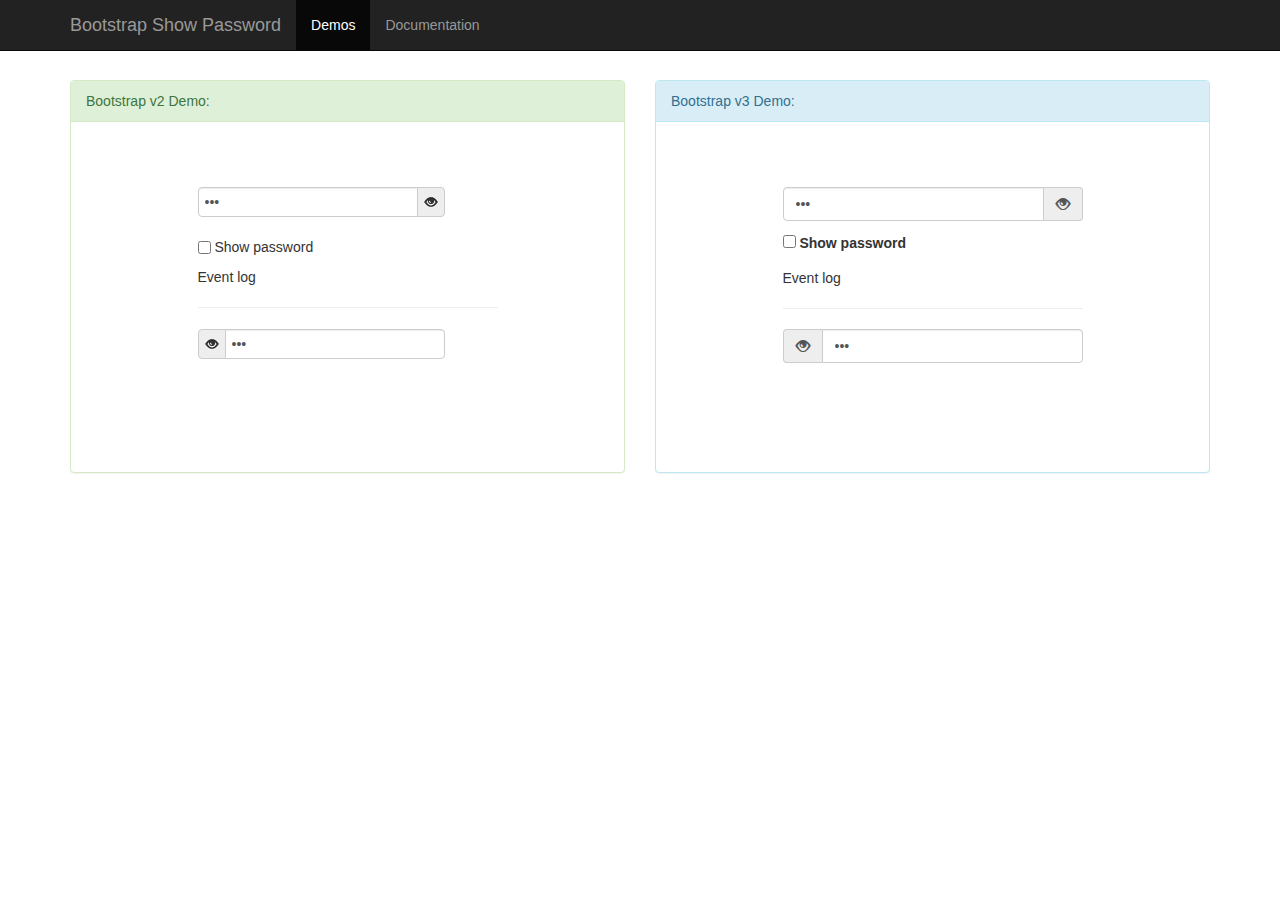
<file: src/assets/vendors/bootstrap-show-password/index.html>
<!DOCTYPE html>
<html>
<head>
    <title>Demos</title>
    <link rel="stylesheet" href="//wenzhixin.net.cn/css/fork.css" />
    <link rel="stylesheet" href="assets/bootstrap-v3/css/bootstrap.css" />
    <style>
        .main {
            margin-top: 80px;
        }
        .panel-body {
            height: 350px;
        }
        iframe {
            display: block;
            width: 100%;
            height: 100%;
            border: none;
        }
    </style>
</head>
<body>
<a href="https://github.com/wenzhixin/bootstrap-show-password" class="fork_me"></a>

<div class="navbar navbar-inverse navbar-fixed-top" role="navigation">
    <div class="container">
        <div class="navbar-header">
            <button type="button" class="navbar-toggle" data-toggle="collapse" data-target=".navbar-collapse">
                <span class="sr-only">Toggle navigation</span>
                <span class="icon-bar"></span>
                <span class="icon-bar"></span>
                <span class="icon-bar"></span>
            </button>
            <a class="navbar-brand" href="#">Bootstrap Show Password</a>
        </div>
        <div class="collapse navbar-collapse">
            <ul class="nav navbar-nav">
                <li class="active"><a href="#">Demos</a></li>
                <li><a href="https://github.com/wenzhixin/bootstrap-show-password#usage">Documentation</a></li>
            </ul>
        </div><!--/.nav-collapse -->
    </div>
</div>

<div class="container main">
    <div class="row">
        <div class="col-md-6">
            <div class="panel panel-success">
                <div class="panel-heading">Bootstrap v2 Demo:</div>
                <div class="panel-body">
                    <iframe src="v2.html"></iframe>
                </div>
            </div>
        </div>

        <div class="col-md-6">
            <div class="panel panel-info">
                <div class="panel-heading">Bootstrap v3 Demo:</div>
                <div class="panel-body">
                    <iframe src="v3.html"></iframe>
                </div>
            </div>
        </div>
    </div>
</div>
<script src="//wenzhixin.net.cn/js/analytics.js"></script>
</body>
</html>
</file>
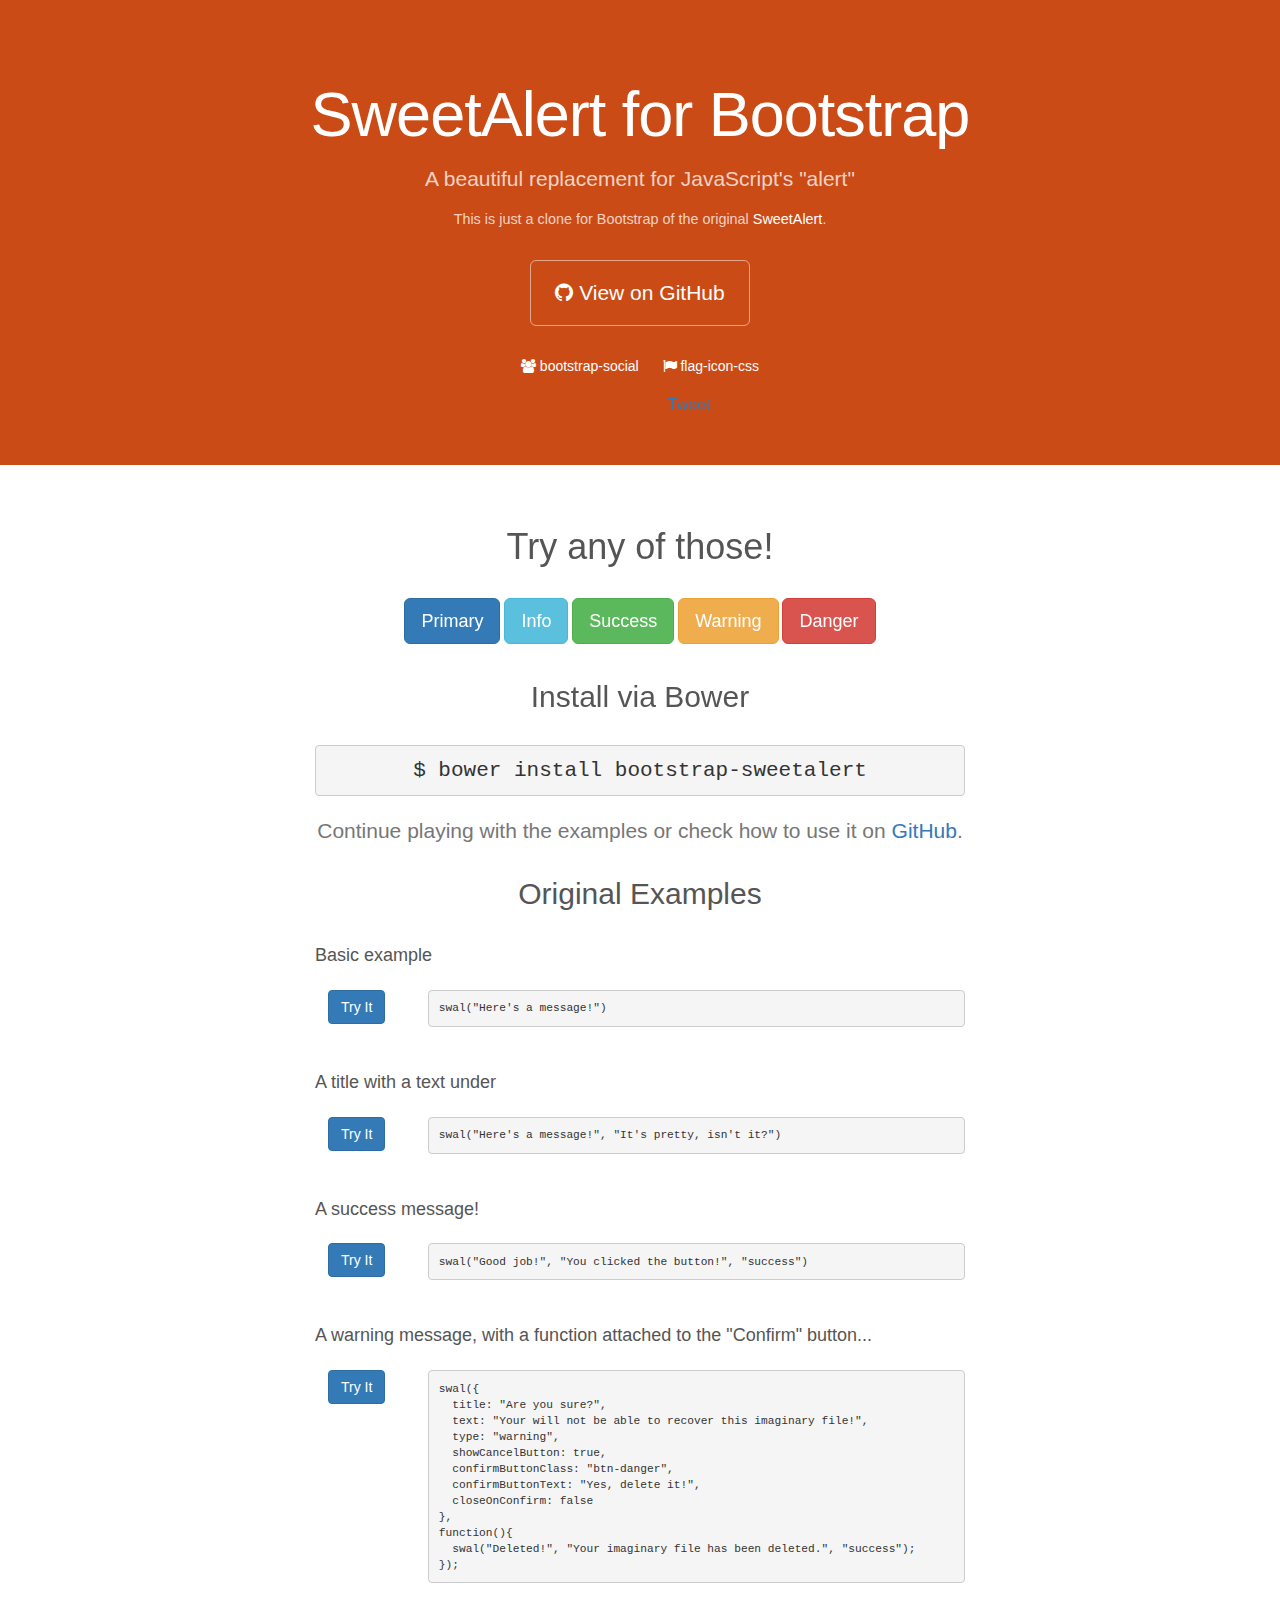
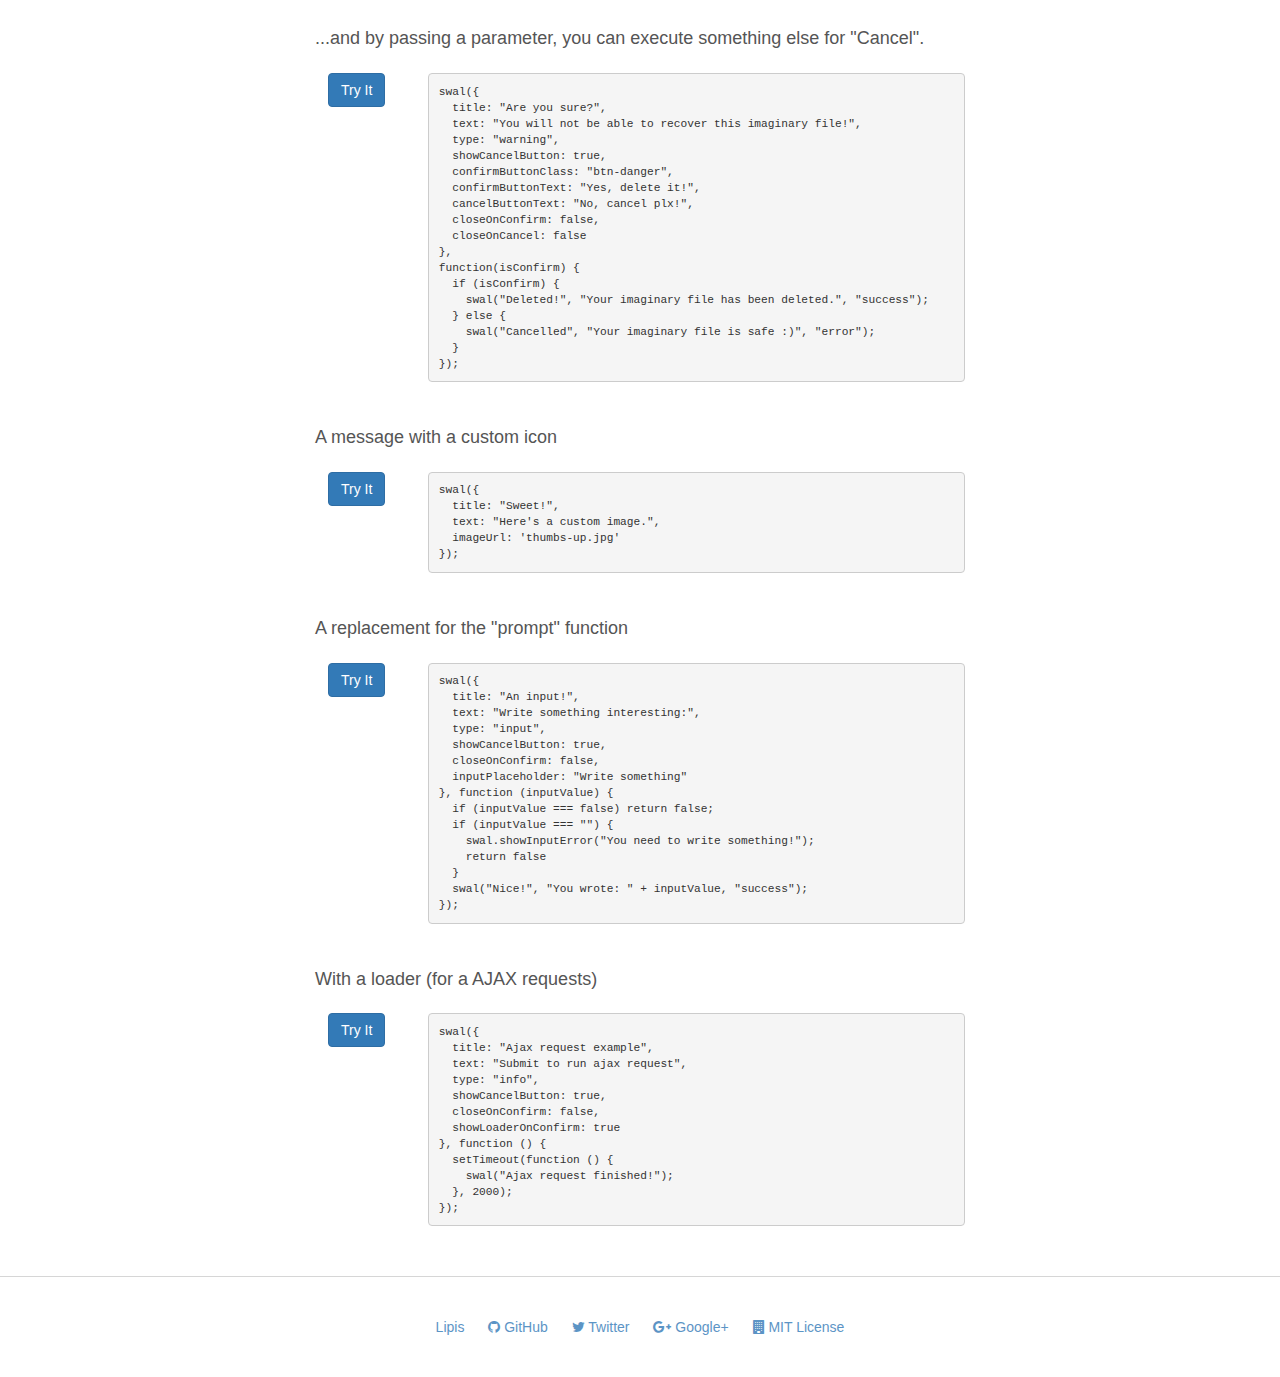
<file: src/assets/vendors/bootstrap-sweetalert/index.html>
<!DOCTYPE html>
<html lang="en">
  <head>
    <meta charset="utf-8">
    <meta http-equiv="X-UA-Compatible" content="IE=edge">
    <meta name="viewport" content="width=device-width, initial-scale=1">

    <meta property="og:title" content="Social Buttons for Bootstrap" />
    <meta property="og:description" content="A beautiful replacement for JavaScript's 'alert' for Bootstrap" />
    <meta property="og:type" content="website" />
    <meta property="og:url" content="http://lipis.github.io/bootstrap-sweetalert/" />
    <meta property="og:image" content="http://lipis.github.io/bootstrap-social/assets/bootstrap-sweetalert.png" />

    <title>SweetAlert for Bootstrap</title>

    <link href="//maxcdn.bootstrapcdn.com/bootstrap/3.2.0/css/bootstrap.min.css" rel="stylesheet">
    <link href="//maxcdn.bootstrapcdn.com/font-awesome/4.2.0/css/font-awesome.min.css" rel="stylesheet">
    <script src="//code.jquery.com/jquery-2.1.1.js"></script>
    <link href="assets/docs.css" rel="stylesheet">

    <!-- Debug -->
    <script src="//localhost:32123/livereload.js"></script>

    <!-- This is what you need -->
    <script src="dist/sweetalert.js"></script>
    <link rel="stylesheet" href="dist/sweetalert.css">
    <!--.......................-->

    <script>
      (function(i,s,o,g,r,a,m){i['GoogleAnalyticsObject']=r;i[r]=i[r]||function(){
      (i[r].q=i[r].q||[]).push(arguments)},i[r].l=1*new Date();a=s.createElement(o),
      m=s.getElementsByTagName(o)[0];a.async=1;a.src=g;m.parentNode.insertBefore(a,m)
      })(window,document,'script','//www.google-analytics.com/analytics.js','ga');
      ga('create', 'UA-42119746-3', 'auto');
      ga('send', 'pageview');
    </script>
  </head>

  <body>
    <div class="jumbotron">
      <h1>SweetAlert for Bootstrap</h1>
      <p>A beautiful replacement for JavaScript's "alert"</p>
      <p class="small">
        This is just a clone for Bootstrap of the original
        <a href="http://tristanedwards.me/sweetalert" target="_blank" onclick="_gaq.push(['_trackEvent', 'exit', 'header', 'Original']);">SweetAlert</a>.
      </p>
      <p>
        <a class="btn btn-outline btn-lg" href="https://github.com/lipis/sweetalert" onclick="_gaq.push(['_trackEvent', 'exit', 'main', 'GitHub']);">
          <span class="fa fa-github"></span>
          View on GitHub
        </a>
      </p>
      <ul class="jumbotron-links">
        <li><a href="http://lipis.github.io/bootstrap-social" onclick="_gaq.push(['_trackEvent', 'exit', 'header', 'bootstrap-social']);"><i class="fa fa-group"></i> bootstrap-social</a></li>
        <li><a href="http://lipis.github.io/flag-icon-css"  onclick="_gaq.push(['_trackEvent', 'exit', 'header', 'flag-icon-css']);"><i class="fa fa-flag"></i> flag-icon-css</a></li>
      </ul>

      <iframe src="http://ghbtns.com/github-btn.html?user=lipis&amp;repo=bootstrap-sweetalert&amp;type=watch&amp;count=true" class="social-share"></iframe>
      <a href="https://twitter.com/share" class="social-share twitter-share-button" data-url="http://lipis.github.io/bootstrap-sweetalert/" data-text="SweetAlert for Bootstrap! A beautiful replacement for JavaScript's 'alert'." data-via="lipis" data-hashtags="bootstrap">Tweet</a>
    </div>

    <div class="container">

      <h1>Try any of those!</h1>
      <div class="examples">
        <button class="btn btn-lg btn-primary sweet-10" onclick="_gaq.push(['_trackEvent', 'example, 'try', 'Primary']);">Primary</button>
        <button class="btn btn-lg btn-info sweet-11" onclick="_gaq.push(['_trackEvent', 'example, 'try', 'Info']);">Info</button>
        <button class="btn btn-lg btn-success sweet-12" onclick="_gaq.push(['_trackEvent', 'example, 'try', 'Success']);">Success</button>
        <button class="btn btn-lg btn-warning sweet-13" onclick="_gaq.push(['_trackEvent', 'example, 'try', 'Warning']);">Warning</button>
        <button class="btn btn-lg btn-danger sweet-14" onclick="_gaq.push(['_trackEvent', 'example, 'try', 'Danger']);">Danger</button>
      </div>


      <h2>Install via Bower</h2>

      <pre class="text-center lead">$ bower install bootstrap-sweetalert</pre>

      <p class="text-muted text-center lead">
        Continue playing with the examples or check how to use it on
        <a href="https://github.com/lipis/bootstrap-sweetalert#sweetalert-for-bootstrap">GitHub</a>.
      </p>

      <h2>Original Examples</h2>

      <h4>Basic example</h4>
      <div class="row">
        <div class="col-sm-2 text-center">
          <p><button class="btn btn-primary sweet-1" onclick="_gaq.push(['_trackEvent', 'example', 'try', 'sweet-1']);">Try It</button></p>
        </div>
        <div class="col-sm-10">
          <pre class="code">swal("Here's a message!")</pre>
        </div>
      </div>

      <h4>A title with a text under</h4>
      <div class="row">
        <div class="col-sm-2 text-center">
          <p><button class="btn btn-primary sweet-2" onclick="_gaq.push(['_trackEvent', 'example', 'try', 'sweet-2']);">Try It</button></p>
        </div>
        <div class="col-sm-10">
          <pre>swal("Here's a message!", "It's pretty, isn't it?")</pre>
        </div>
      </div>

      <h4>A success message!</h4>
      <div class="row">
        <div class="col-sm-2 text-center">
          <p><button class="btn btn-primary sweet-3" onclick="_gaq.push(['_trackEvent', 'example', 'try', 'sweet-3']);">Try It</button></p>
        </div>
        <div class="col-sm-10">
          <pre>swal("Good job!", "You clicked the button!", "success")</pre>
        </div>
      </div>

      <h4>A warning message, with a function attached to the "Confirm" button...</h4>
      <div class="row">
        <div class="col-sm-2 text-center">
          <p><button class="btn btn-primary sweet-4" onclick="_gaq.push(['_trackEvent', 'example', 'try', 'sweet-4']);">Try It</button></p>
        </div>
        <div class="col-sm-10">
          <pre>
swal({
  title: "Are you sure?",
  text: "Your will not be able to recover this imaginary file!",
  type: "warning",
  showCancelButton: true,
  confirmButtonClass: "btn-danger",
  confirmButtonText: "Yes, delete it!",
  closeOnConfirm: false
},
function(){
  swal("Deleted!", "Your imaginary file has been deleted.", "success");
});</pre>
        </div>
      </div>

      <h4>...and by passing a parameter, you can execute something else for "Cancel".</h4>
      <div class="row">
        <div class="col-sm-2 text-center">
          <p><button class="btn btn-primary sweet-5" onclick="_gaq.push(['_trackEvent', 'example', 'try', 'sweet-5']);">Try It</button></p>
        </div>
        <div class="col-sm-10">
          <pre>
swal({
  title: "Are you sure?",
  text: "You will not be able to recover this imaginary file!",
  type: "warning",
  showCancelButton: true,
  confirmButtonClass: "btn-danger",
  confirmButtonText: "Yes, delete it!",
  cancelButtonText: "No, cancel plx!",
  closeOnConfirm: false,
  closeOnCancel: false
},
function(isConfirm) {
  if (isConfirm) {
    swal("Deleted!", "Your imaginary file has been deleted.", "success");
  } else {
    swal("Cancelled", "Your imaginary file is safe :)", "error");
  }
});</pre>
        </div>
      </div>

      <h4>A message with a custom icon</h4>
      <div class="row">
        <div class="col-sm-2 text-center">
          <p><button class="btn btn-primary sweet-6" onclick="_gaq.push(['_trackEvent', 'exit', 'footer', 'Lipis']);">Try It</button></p>
        </div>
        <div class="col-sm-10">
          <pre>
swal({
  title: "Sweet!",
  text: "Here's a custom image.",
  imageUrl: 'thumbs-up.jpg'
});</pre>
        </div>
      </div>

      <h4>A replacement for the "prompt" function</h4>
      <div class="row">
        <div class="col-sm-2 text-center">
          <p><button class="btn btn-primary sweet-7" onclick="_gaq.push(['_trackEvent', 'exit', 'footer', 'Lipis']);">Try It</button></p>
        </div>
        <div class="col-sm-10">
          <pre>
swal({
  title: "An input!",
  text: "Write something interesting:",
  type: "input",
  showCancelButton: true,
  closeOnConfirm: false,
  inputPlaceholder: "Write something"
}, function (inputValue) {
  if (inputValue === false) return false;
  if (inputValue === "") {
    swal.showInputError("You need to write something!");
    return false
  }
  swal("Nice!", "You wrote: " + inputValue, "success");
});</pre>
        </div>
      </div>

      <h4>With a loader (for a AJAX requests)</h4>
      <div class="row">
        <div class="col-sm-2 text-center">
          <p><button class="btn btn-primary sweet-8" onclick="_gaq.push(['_trackEvent', 'exit', 'footer', 'Lipis']);">Try It</button></p>
        </div>
        <div class="col-sm-10">
          <pre>
swal({
  title: "Ajax request example",
  text: "Submit to run ajax request",
  type: "info",
  showCancelButton: true,
  closeOnConfirm: false,
  showLoaderOnConfirm: true
}, function () {
  setTimeout(function () {
    swal("Ajax request finished!");
  }, 2000);
});</pre>
        </div>
      </div>
    </div>
    <footer>
      <ul class="links">
        <li><a href="http://lip.is" onclick="_gaq.push(['_trackEvent', 'exit', 'footer', 'Lipis']);">Lipis</a></li>
        <li><a href="http://github.com/lipis" onclick="_gaq.push(['_trackEvent', 'exit', 'footer', 'GitHub']);"><i class="fa fa-github"></i> GitHub</a></li>
        <li><a href="http://twitter.com/lipis" onclick="_gaq.push(['_trackEvent', 'exit', 'footer', 'Twitter']);"><i class="fa fa-twitter"></i> Twitter</a></li>
        <li><a href="http://google.com/+PanayiotisLipiridis" onclick="_gaq.push(['_trackEvent', 'exit', 'footer', 'Google+']);"><i class="fa fa-google-plus"></i> Google+</a></li>
        <li><a href="http://opensource.org/licenses/MIT" onclick="_gaq.push(['_trackEvent', 'exit', 'footer', 'MIT']);"><i class="fa fa-building"></i> MIT License</a></li>
      </ul>
    </footer>

    <script>
      document.querySelector('.sweet-1').onclick = function(){
        swal("Here's a message!");
      };

      document.querySelector('.sweet-2').onclick = function(){
        swal("Here's a message!", "It's pretty, isn't it?")
      };

      document.querySelector('.sweet-3').onclick = function(){
        swal("Good job!", "You clicked the button!", "success");
      };

      document.querySelector('.sweet-4').onclick = function(){
        swal({
          title: "Are you sure?",
          text: "You will not be able to recover this imaginary file!",
          type: "warning",
          showCancelButton: true,
          confirmButtonClass: 'btn-danger',
          confirmButtonText: 'Yes, delete it!',
          closeOnConfirm: false,
          //closeOnCancel: false
        },
        function(){
          swal("Deleted!", "Your imaginary file has been deleted!", "success");
        });
      };

      document.querySelector('.sweet-5').onclick = function(){
        swal({
          title: "Are you sure?",
          text: "You will not be able to recover this imaginary file!",
          type: "warning",
          showCancelButton: true,
          confirmButtonClass: 'btn-danger',
          confirmButtonText: 'Yes, delete it!',
          cancelButtonText: "No, cancel plx!",
          closeOnConfirm: false,
          closeOnCancel: false
        },
        function(isConfirm){
          if (isConfirm){
            swal("Deleted!", "Your imaginary file has been deleted!", "success");
          } else {
            swal("Cancelled", "Your imaginary file is safe :)", "error");
          }
        });
      };

      document.querySelector('.sweet-6').onclick = function(){
        swal({
          title: "Sweet!",
          text: "Here's a custom image.",
          imageUrl: 'assets/thumbs-up.jpg'
        });
      };

      document.querySelector('.sweet-7').onclick = function () {
        swal({
          title: "An input!",
          text: "Write something interesting:",
          type: "input",
          showCancelButton: true,
          closeOnConfirm: false,
          animation: "slide-from-top",
          inputPlaceholder: "Write something"
        }, function (inputValue) {
          if (inputValue === false) return false;
          if (inputValue === "") {
            swal.showInputError("You need to write something!");
            return false
          }
          swal("Nice!", "You wrote: " + inputValue, "success");
        });
      };

      document.querySelector('.sweet-8').onclick = function () {
        swal({
          title: "Ajax request example",
          text: "Submit to run ajax request",
          type: "info",
          showCancelButton: true,
          closeOnConfirm: false,
          showLoaderOnConfirm: true
        }, function () {
          setTimeout(function () {
            swal("Ajax request finished!");
          }, 2000);
        });
      };

      document.querySelector('.sweet-10').onclick = function(){
        swal({
          title: "Are you sure?",
          text: "You will not be able to recover this imaginary file!",
          type: "info",
          showCancelButton: true,
          confirmButtonClass: 'btn-primary',
          confirmButtonText: 'Primary!'
        });
      };

      document.querySelector('.sweet-11').onclick = function(){
        swal({
          title: "Are you sure?",
          text: "You will not be able to recover this imaginary file!",
          type: "info",
          showCancelButton: true,
          confirmButtonClass: 'btn-info',
          confirmButtonText: 'Info!'
        });
      };

      document.querySelector('.sweet-12').onclick = function(){
        swal({
          title: "Are you sure?",
          text: "You will not be able to recover this imaginary file!",
          type: "success",
          showCancelButton: true,
          confirmButtonClass: 'btn-success',
          confirmButtonText: 'Success!'
        });
      };

      document.querySelector('.sweet-13').onclick = function(){
        swal({
          title: "Are you sure?",
          text: "You will not be able to recover this imaginary file!",
          type: "warning",
          showCancelButton: true,
          confirmButtonClass: 'btn-warning',
          confirmButtonText: 'Warning!'
        });
      };

      document.querySelector('.sweet-14').onclick = function(){
        swal({
          title: "Are you sure?",
          text: "You will not be able to recover this imaginary file!",
          type: "error",
          showCancelButton: true,
          confirmButtonClass: 'btn-danger',
          confirmButtonText: 'Danger!'
        });
      };
    </script>
    <script>
      !function(d,s,id){var js,fjs=d.getElementsByTagName(s)[0],p=/^http:/.test(d.location)?'http':'https';if(!d.getElementById(id)){js=d.createElement(s);js.id=id;js.src=p+'://platform.twitter.com/widgets.js';fjs.parentNode.insertBefore(js,fjs);}}(document, 'script', 'twitter-wjs');
    </script>
  </body>
</html>
</file>
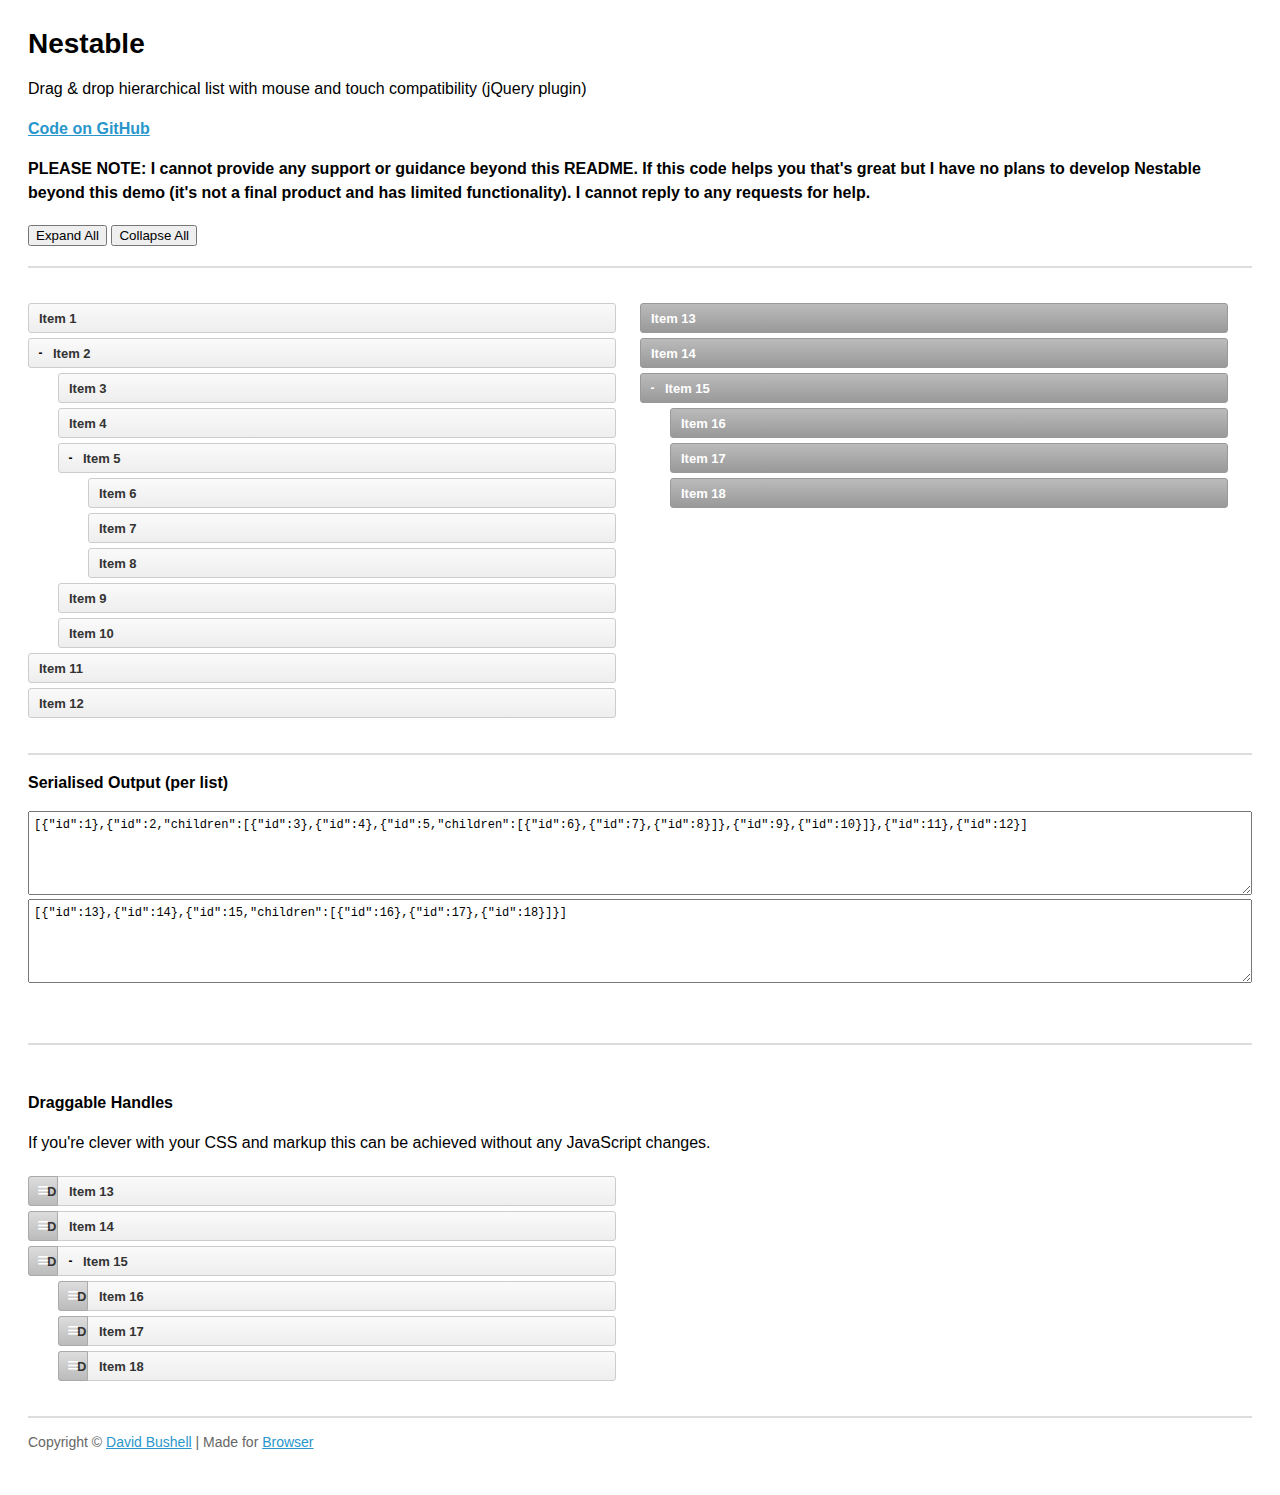
<file: src/assets/vendors/nestable/index.html>
<!DOCTYPE html>
<!--[if lt IE 7]> <html lang="en" class="lt-ie9 lt-ie8 lt-ie7"> <![endif]-->
<!--[if IE 7]>    <html lang="en" class="lt-ie9 lt-ie8"> <![endif]-->
<!--[if IE 8]>    <html lang="en" class="lt-ie9"> <![endif]-->
<!--[if IE 9]>    <html lang="en" class="ie9"> <![endif]-->
<!--[if gt IE 9]><!--> <html lang="en"> <!--<![endif]-->
<head>
    <meta charset="utf-8">
    <meta name="viewport" content="width=device-width, initial-scale=1, minimum-scale=1">
    <title>Nestable</title>
    <style type="text/css">

.cf:after { visibility: hidden; display: block; font-size: 0; content: " "; clear: both; height: 0; }
* html .cf { zoom: 1; }
*:first-child+html .cf { zoom: 1; }

html { margin: 0; padding: 0; }
body { font-size: 100%; margin: 0; padding: 1.75em; font-family: 'Helvetica Neue', Arial, sans-serif; }

h1 { font-size: 1.75em; margin: 0 0 0.6em 0; }

a { color: #2996cc; }
a:hover { text-decoration: none; }

p { line-height: 1.5em; }
.small { color: #666; font-size: 0.875em; }
.large { font-size: 1.25em; }

/**
 * Nestable
 */

.dd { position: relative; display: block; margin: 0; padding: 0; max-width: 600px; list-style: none; font-size: 13px; line-height: 20px; }

.dd-list { display: block; position: relative; margin: 0; padding: 0; list-style: none; }
.dd-list .dd-list { padding-left: 30px; }
.dd-collapsed .dd-list { display: none; }

.dd-item,
.dd-empty,
.dd-placeholder { display: block; position: relative; margin: 0; padding: 0; min-height: 20px; font-size: 13px; line-height: 20px; }

.dd-handle { display: block; height: 30px; margin: 5px 0; padding: 5px 10px; color: #333; text-decoration: none; font-weight: bold; border: 1px solid #ccc;
    background: #fafafa;
    background: -webkit-linear-gradient(top, #fafafa 0%, #eee 100%);
    background:    -moz-linear-gradient(top, #fafafa 0%, #eee 100%);
    background:         linear-gradient(top, #fafafa 0%, #eee 100%);
    -webkit-border-radius: 3px;
            border-radius: 3px;
    box-sizing: border-box; -moz-box-sizing: border-box;
}
.dd-handle:hover { color: #2ea8e5; background: #fff; }

.dd-item > button { display: block; position: relative; cursor: pointer; float: left; width: 25px; height: 20px; margin: 5px 0; padding: 0; text-indent: 100%; white-space: nowrap; overflow: hidden; border: 0; background: transparent; font-size: 12px; line-height: 1; text-align: center; font-weight: bold; }
.dd-item > button:before { content: '+'; display: block; position: absolute; width: 100%; text-align: center; text-indent: 0; }
.dd-item > button[data-action="collapse"]:before { content: '-'; }

.dd-placeholder,
.dd-empty { margin: 5px 0; padding: 0; min-height: 30px; background: #f2fbff; border: 1px dashed #b6bcbf; box-sizing: border-box; -moz-box-sizing: border-box; }
.dd-empty { border: 1px dashed #bbb; min-height: 100px; background-color: #e5e5e5;
    background-image: -webkit-linear-gradient(45deg, #fff 25%, transparent 25%, transparent 75%, #fff 75%, #fff),
                      -webkit-linear-gradient(45deg, #fff 25%, transparent 25%, transparent 75%, #fff 75%, #fff);
    background-image:    -moz-linear-gradient(45deg, #fff 25%, transparent 25%, transparent 75%, #fff 75%, #fff),
                         -moz-linear-gradient(45deg, #fff 25%, transparent 25%, transparent 75%, #fff 75%, #fff);
    background-image:         linear-gradient(45deg, #fff 25%, transparent 25%, transparent 75%, #fff 75%, #fff),
                              linear-gradient(45deg, #fff 25%, transparent 25%, transparent 75%, #fff 75%, #fff);
    background-size: 60px 60px;
    background-position: 0 0, 30px 30px;
}

.dd-dragel { position: absolute; pointer-events: none; z-index: 9999; }
.dd-dragel > .dd-item .dd-handle { margin-top: 0; }
.dd-dragel .dd-handle {
    -webkit-box-shadow: 2px 4px 6px 0 rgba(0,0,0,.1);
            box-shadow: 2px 4px 6px 0 rgba(0,0,0,.1);
}

/**
 * Nestable Extras
 */

.nestable-lists { display: block; clear: both; padding: 30px 0; width: 100%; border: 0; border-top: 2px solid #ddd; border-bottom: 2px solid #ddd; }

#nestable-menu { padding: 0; margin: 20px 0; }

#nestable-output,
#nestable2-output { width: 100%; height: 7em; font-size: 0.75em; line-height: 1.333333em; font-family: Consolas, monospace; padding: 5px; box-sizing: border-box; -moz-box-sizing: border-box; }

#nestable2 .dd-handle {
    color: #fff;
    border: 1px solid #999;
    background: #bbb;
    background: -webkit-linear-gradient(top, #bbb 0%, #999 100%);
    background:    -moz-linear-gradient(top, #bbb 0%, #999 100%);
    background:         linear-gradient(top, #bbb 0%, #999 100%);
}
#nestable2 .dd-handle:hover { background: #bbb; }
#nestable2 .dd-item > button:before { color: #fff; }

@media only screen and (min-width: 700px) {

    .dd { float: left; width: 48%; }
    .dd + .dd { margin-left: 2%; }

}

.dd-hover > .dd-handle { background: #2ea8e5 !important; }

/**
 * Nestable Draggable Handles
 */

.dd3-content { display: block; height: 30px; margin: 5px 0; padding: 5px 10px 5px 40px; color: #333; text-decoration: none; font-weight: bold; border: 1px solid #ccc;
    background: #fafafa;
    background: -webkit-linear-gradient(top, #fafafa 0%, #eee 100%);
    background:    -moz-linear-gradient(top, #fafafa 0%, #eee 100%);
    background:         linear-gradient(top, #fafafa 0%, #eee 100%);
    -webkit-border-radius: 3px;
            border-radius: 3px;
    box-sizing: border-box; -moz-box-sizing: border-box;
}
.dd3-content:hover { color: #2ea8e5; background: #fff; }

.dd-dragel > .dd3-item > .dd3-content { margin: 0; }

.dd3-item > button { margin-left: 30px; }

.dd3-handle { position: absolute; margin: 0; left: 0; top: 0; cursor: pointer; width: 30px; text-indent: 100%; white-space: nowrap; overflow: hidden;
    border: 1px solid #aaa;
    background: #ddd;
    background: -webkit-linear-gradient(top, #ddd 0%, #bbb 100%);
    background:    -moz-linear-gradient(top, #ddd 0%, #bbb 100%);
    background:         linear-gradient(top, #ddd 0%, #bbb 100%);
    border-top-right-radius: 0;
    border-bottom-right-radius: 0;
}
.dd3-handle:before { content: '≡'; display: block; position: absolute; left: 0; top: 3px; width: 100%; text-align: center; text-indent: 0; color: #fff; font-size: 20px; font-weight: normal; }
.dd3-handle:hover { background: #ddd; }

    </style>
</head>
<body>

    <h1>Nestable</h1>

    <p>Drag &amp; drop hierarchical list with mouse and touch compatibility (jQuery plugin)</p>

    <p><strong><a href="https://github.com/dbushell/Nestable">Code on GitHub</a></strong></p>

<p><strong>PLEASE NOTE: I cannot provide any support or guidance beyond this README. If this code helps you that's great but I have no plans to develop Nestable beyond this demo (it's not a final product and has limited functionality). I cannot reply to any requests for help.</strong></p>

    <menu id="nestable-menu">
        <button type="button" data-action="expand-all">Expand All</button>
        <button type="button" data-action="collapse-all">Collapse All</button>
    </menu>

    <div class="cf nestable-lists">

        <div class="dd" id="nestable">
            <ol class="dd-list">
                <li class="dd-item" data-id="1">
                    <div class="dd-handle">Item 1</div>
                </li>
                <li class="dd-item" data-id="2">
                    <div class="dd-handle">Item 2</div>
                    <ol class="dd-list">
                        <li class="dd-item" data-id="3"><div class="dd-handle">Item 3</div></li>
                        <li class="dd-item" data-id="4"><div class="dd-handle">Item 4</div></li>
                        <li class="dd-item" data-id="5">
                            <div class="dd-handle">Item 5</div>
                            <ol class="dd-list">
                                <li class="dd-item" data-id="6"><div class="dd-handle">Item 6</div></li>
                                <li class="dd-item" data-id="7"><div class="dd-handle">Item 7</div></li>
                                <li class="dd-item" data-id="8"><div class="dd-handle">Item 8</div></li>
                            </ol>
                        </li>
                        <li class="dd-item" data-id="9"><div class="dd-handle">Item 9</div></li>
                        <li class="dd-item" data-id="10"><div class="dd-handle">Item 10</div></li>
                    </ol>
                </li>
                <li class="dd-item" data-id="11">
                    <div class="dd-handle">Item 11</div>
                </li>
                <li class="dd-item" data-id="12">
                    <div class="dd-handle">Item 12</div>
                </li>
            </ol>
        </div>

        <div class="dd" id="nestable2">
            <ol class="dd-list">
                <li class="dd-item" data-id="13">
                    <div class="dd-handle">Item 13</div>
                </li>
                <li class="dd-item" data-id="14">
                    <div class="dd-handle">Item 14</div>
                </li>
                <li class="dd-item" data-id="15">
                    <div class="dd-handle">Item 15</div>
                    <ol class="dd-list">
                        <li class="dd-item" data-id="16"><div class="dd-handle">Item 16</div></li>
                        <li class="dd-item" data-id="17"><div class="dd-handle">Item 17</div></li>
                        <li class="dd-item" data-id="18"><div class="dd-handle">Item 18</div></li>
                    </ol>
                </li>
            </ol>
        </div>

    </div>

    <p><strong>Serialised Output (per list)</strong></p>

    <textarea id="nestable-output"></textarea>
    <textarea id="nestable2-output"></textarea>

    <p>&nbsp;</p>

    <div class="cf nestable-lists">

    <p><strong>Draggable Handles</strong></p>

    <p>If you're clever with your CSS and markup this can be achieved without any JavaScript changes.</p>

        <div class="dd" id="nestable3">
            <ol class="dd-list">
                <li class="dd-item dd3-item" data-id="13">
                    <div class="dd-handle dd3-handle">Drag</div><div class="dd3-content">Item 13</div>
                </li>
                <li class="dd-item dd3-item" data-id="14">
                    <div class="dd-handle dd3-handle">Drag</div><div class="dd3-content">Item 14</div>
                </li>
                <li class="dd-item dd3-item" data-id="15">
                    <div class="dd-handle dd3-handle">Drag</div><div class="dd3-content">Item 15</div>
                    <ol class="dd-list">
                        <li class="dd-item dd3-item" data-id="16">
                            <div class="dd-handle dd3-handle">Drag</div><div class="dd3-content">Item 16</div>
                        </li>
                        <li class="dd-item dd3-item" data-id="17">
                            <div class="dd-handle dd3-handle">Drag</div><div class="dd3-content">Item 17</div>
                        </li>
                        <li class="dd-item dd3-item" data-id="18">
                            <div class="dd-handle dd3-handle">Drag</div><div class="dd3-content">Item 18</div>
                        </li>
                    </ol>
                </li>
            </ol>
        </div>

    </div>

    <p class="small">Copyright &copy; <a href="http://dbushell.com/">David Bushell</a> | Made for <a href="http://www.browserlondon.com/">Browser</a></p>

<script src="http://ajax.googleapis.com/ajax/libs/jquery/1.11.1/jquery.min.js"></script>
<script src="jquery.nestable.js"></script>
<script>

$(document).ready(function()
{

    var updateOutput = function(e)
    {
        var list   = e.length ? e : $(e.target),
            output = list.data('output');
        if (window.JSON) {
            output.val(window.JSON.stringify(list.nestable('serialize')));//, null, 2));
        } else {
            output.val('JSON browser support required for this demo.');
        }
    };

    // activate Nestable for list 1
    $('#nestable').nestable({
        group: 1
    })
    .on('change', updateOutput);

    // activate Nestable for list 2
    $('#nestable2').nestable({
        group: 1
    })
    .on('change', updateOutput);

    // output initial serialised data
    updateOutput($('#nestable').data('output', $('#nestable-output')));
    updateOutput($('#nestable2').data('output', $('#nestable2-output')));

    $('#nestable-menu').on('click', function(e)
    {
        var target = $(e.target),
            action = target.data('action');
        if (action === 'expand-all') {
            $('.dd').nestable('expandAll');
        }
        if (action === 'collapse-all') {
            $('.dd').nestable('collapseAll');
        }
    });

    $('#nestable3').nestable();

});
</script>
</body>
</html>
</file>
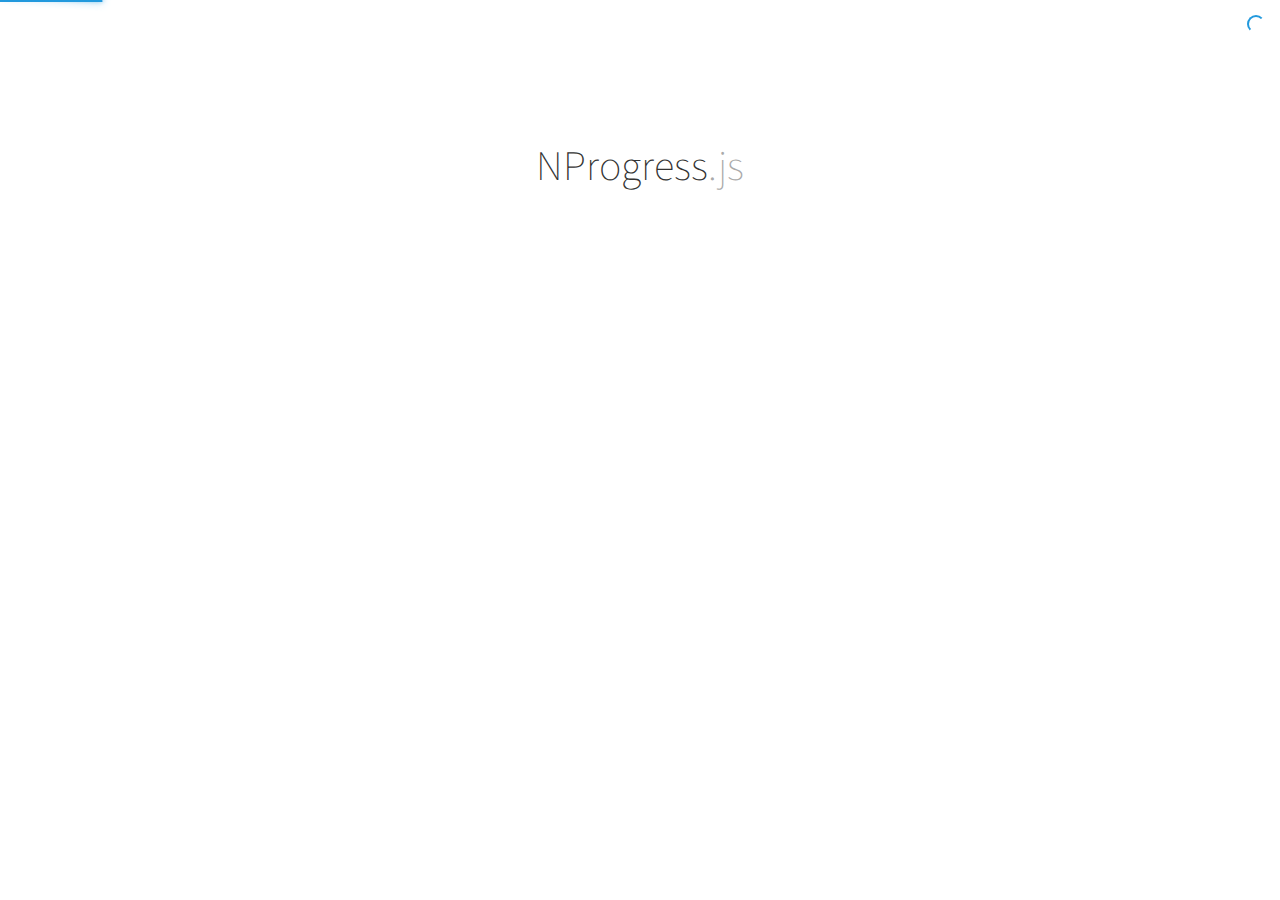
<file: src/assets/vendors/nprogress/index.html>
<!DOCTYPE html>
<html lang='en'>
<head>
  <meta charset='utf-8'>
  <title>NProgress: slim progress bars in JavaScript</title>
  <link href='support/style.css' rel='stylesheet' />
  <link href='nprogress.css' rel='stylesheet' />

  <meta name="viewport" content="width=device-width">
  <link href='http://fonts.googleapis.com/css?family=Source+Sans+Pro:200,400,700,400italic' rel='stylesheet' type='text/css'>
  
  <script src="https://code.jquery.com/jquery-1.11.2.min.js"></script>
  <script src='nprogress.js'></script>

  <script>if(location.hostname.match(/ricostacruz\.com$/)){var _gaq=_gaq||[];_gaq.push(["_setAccount","UA-20473929-1"]),_gaq.push(["_trackPageview"]),function(){var a=document.createElement("script");a.type="text/javascript",a.async=!0,a.src=("https:"==document.location.protocol?"https://ssl":"http://www")+".google-analytics.com/ga.js";var b=document.getElementsByTagName("script")[0];b.parentNode.insertBefore(a,b)}()}</script>
</head>

<body style='display: none'>
  <header class='page-header'>
    <span class='nprogress-logo fade out'></span>
    <h1>NProgress<i>.js</i></h1>
    <p class='fade out brief big'>A nanoscopic progress bar. Featuring realistic
    trickle animations to convince your users that something is happening!</p>
  </header>

  <div class='contents fade out'>
    <div class='controls'>
      <p>
        <button class='button play' id='b-0'></button>
        <i>NProgress</i><b>.start()</b>
        &mdash;
        shows the progress bar
      </p>
      <p>
        <button class='button play' id='b-40'></button>
        <i>NProgress</i><b>.set(0.4)</b>
        &mdash;
        sets a percentage
      </p>
      <p>
        <button class='button play' id='b-inc'></button>
        <i>NProgress</i><b>.inc()</b>
        &mdash;
        increments by a little
      </p>
      <p>
        <button class='button play' id='b-100'></button>
        <i>NProgress</i><b>.done()</b>
        &mdash;
        completes the progress
      </p>
    </div>
    <div class='actions'>
      <a href='https://github.com/rstacruz/nprogress' class='button primary big'>
        Download
        v<span class='version'></span>
      </a>
      <p class='brief'>Perfect for Turbolinks, Pjax, and other Ajax-heavy apps.</p>
    </div>
    <div class='hr-rule'></div>
    <div class='share-buttons'>
      <iframe src="http://ghbtns.com/github-btn.html?user=rstacruz&repo=nprogress&type=watch&count=true"
          allowtransparency="true" frameborder="0" scrolling="0" width="100" height="20"></iframe>
      <iframe src="http://ghbtns.com/github-btn.html?user=rstacruz&type=follow&count=true"
          allowtransparency="true" frameborder="0" scrolling="0" width="175" height="20"></iframe>
      <a href="https://news.ycombinator.com/submit" class="hn-button" data-title="NProgress" data-url="http://ricostacruz.com/nprogress/" data-count="horizontal" data-style="twitter">HN</a>
    </div>
  </div>

  <script>
    $('body').show();
    $('.version').text(NProgress.version);
    NProgress.start();
    setTimeout(function() { NProgress.done(); $('.fade').removeClass('out'); }, 1000);

    $("#b-0").click(function() { NProgress.start(); });
    $("#b-40").click(function() { NProgress.set(0.4); });
    $("#b-inc").click(function() { NProgress.inc(); });
    $("#b-100").click(function() { NProgress.done(); });
  </script>

  <script>var HN=[];HN.factory=function(e){return function(){HN.push([e].concat(Array.prototype.slice.call(arguments,0)))};},HN.on=HN.factory("on"),HN.once=HN.factory("once"),HN.off=HN.factory("off"),HN.emit=HN.factory("emit"),HN.load=function(){var e="hn-button.js";if(document.getElementById(e))return;var t=document.createElement("script");t.id=e,t.src="//hn-button.herokuapp.com/hn-button.js";var n=document.getElementsByTagName("script")[0];n.parentNode.insertBefore(t,n)},HN.load();</script>
</body>
</html>
</file>
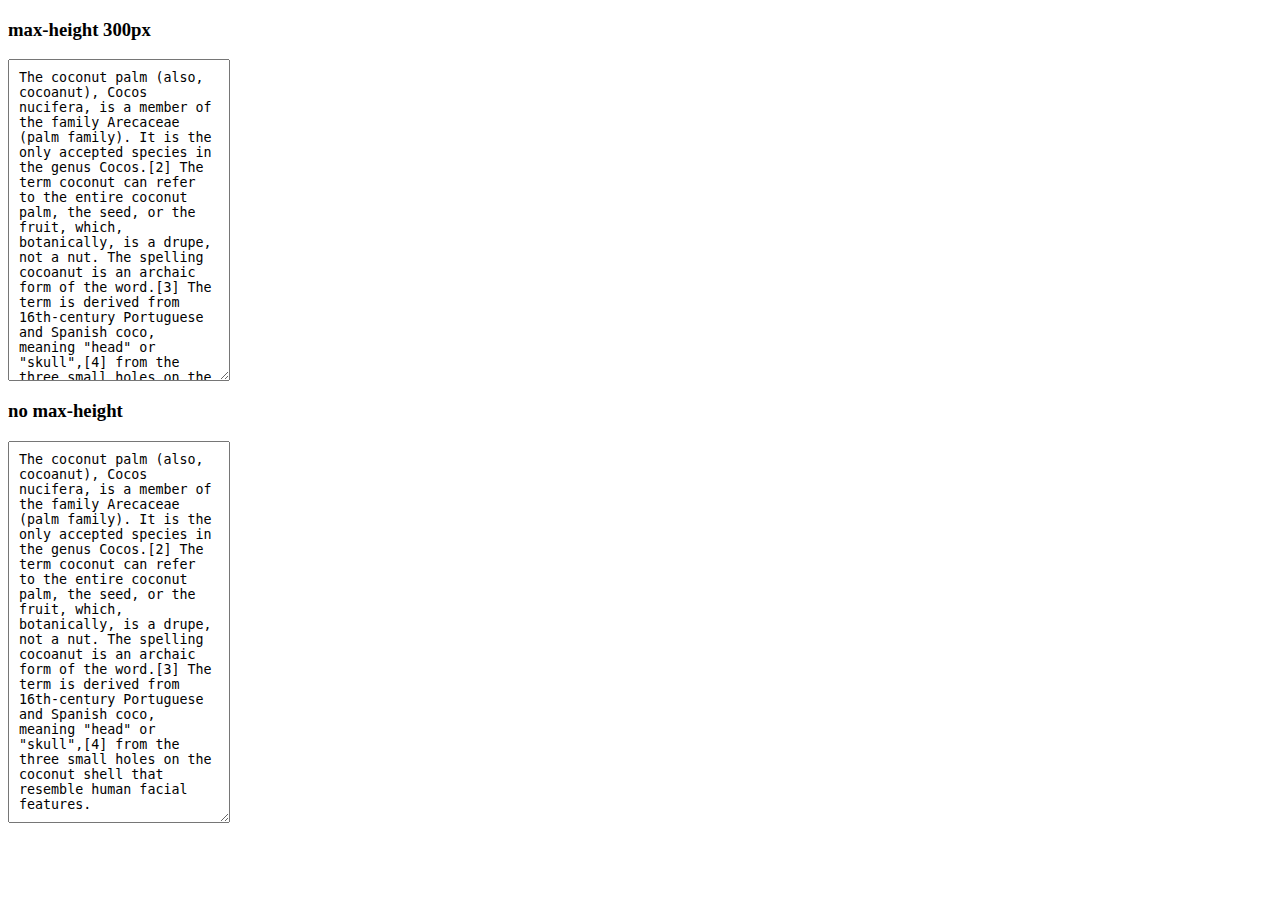
<file: src/assets/vendors/autosize/example/index.html>
<!DOCTYPE html>
<html>
	<head>
		<meta charset='utf-8'/>
		<title>Simple Autosize for textareas</title>
		<style>
			textarea {
				padding: 10px;
				vertical-align: top;
				width: 200px;
			}
			textarea:focus {
				outline-style: solid;
				outline-width: 2px;
			}
		</style>
	</head>
	<body>
		<h3>max-height 300px</h3>
		<textarea style='max-height: 300px'>The coconut palm (also, cocoanut), Cocos nucifera, is a member of the family Arecaceae (palm family). It is the only accepted species in the genus Cocos.[2] The term coconut can refer to the entire coconut palm, the seed, or the fruit, which, botanically, is a drupe, not a nut. The spelling cocoanut is an archaic form of the word.[3] The term is derived from 16th-century Portuguese and Spanish coco, meaning "head" or "skull",[4] from the three small holes on the coconut shell that resemble human facial features.</textarea>

		<h3>no max-height</h3>
		<textarea>The coconut palm (also, cocoanut), Cocos nucifera, is a member of the family Arecaceae (palm family). It is the only accepted species in the genus Cocos.[2] The term coconut can refer to the entire coconut palm, the seed, or the fruit, which, botanically, is a drupe, not a nut. The spelling cocoanut is an archaic form of the word.[3] The term is derived from 16th-century Portuguese and Spanish coco, meaning "head" or "skull",[4] from the three small holes on the coconut shell that resemble human facial features.</textarea>
	</body>
	<script src='../dist/autosize.js'></script>
	<script>
		autosize(document.querySelectorAll('textarea'));
	</script>
</html>
</file>
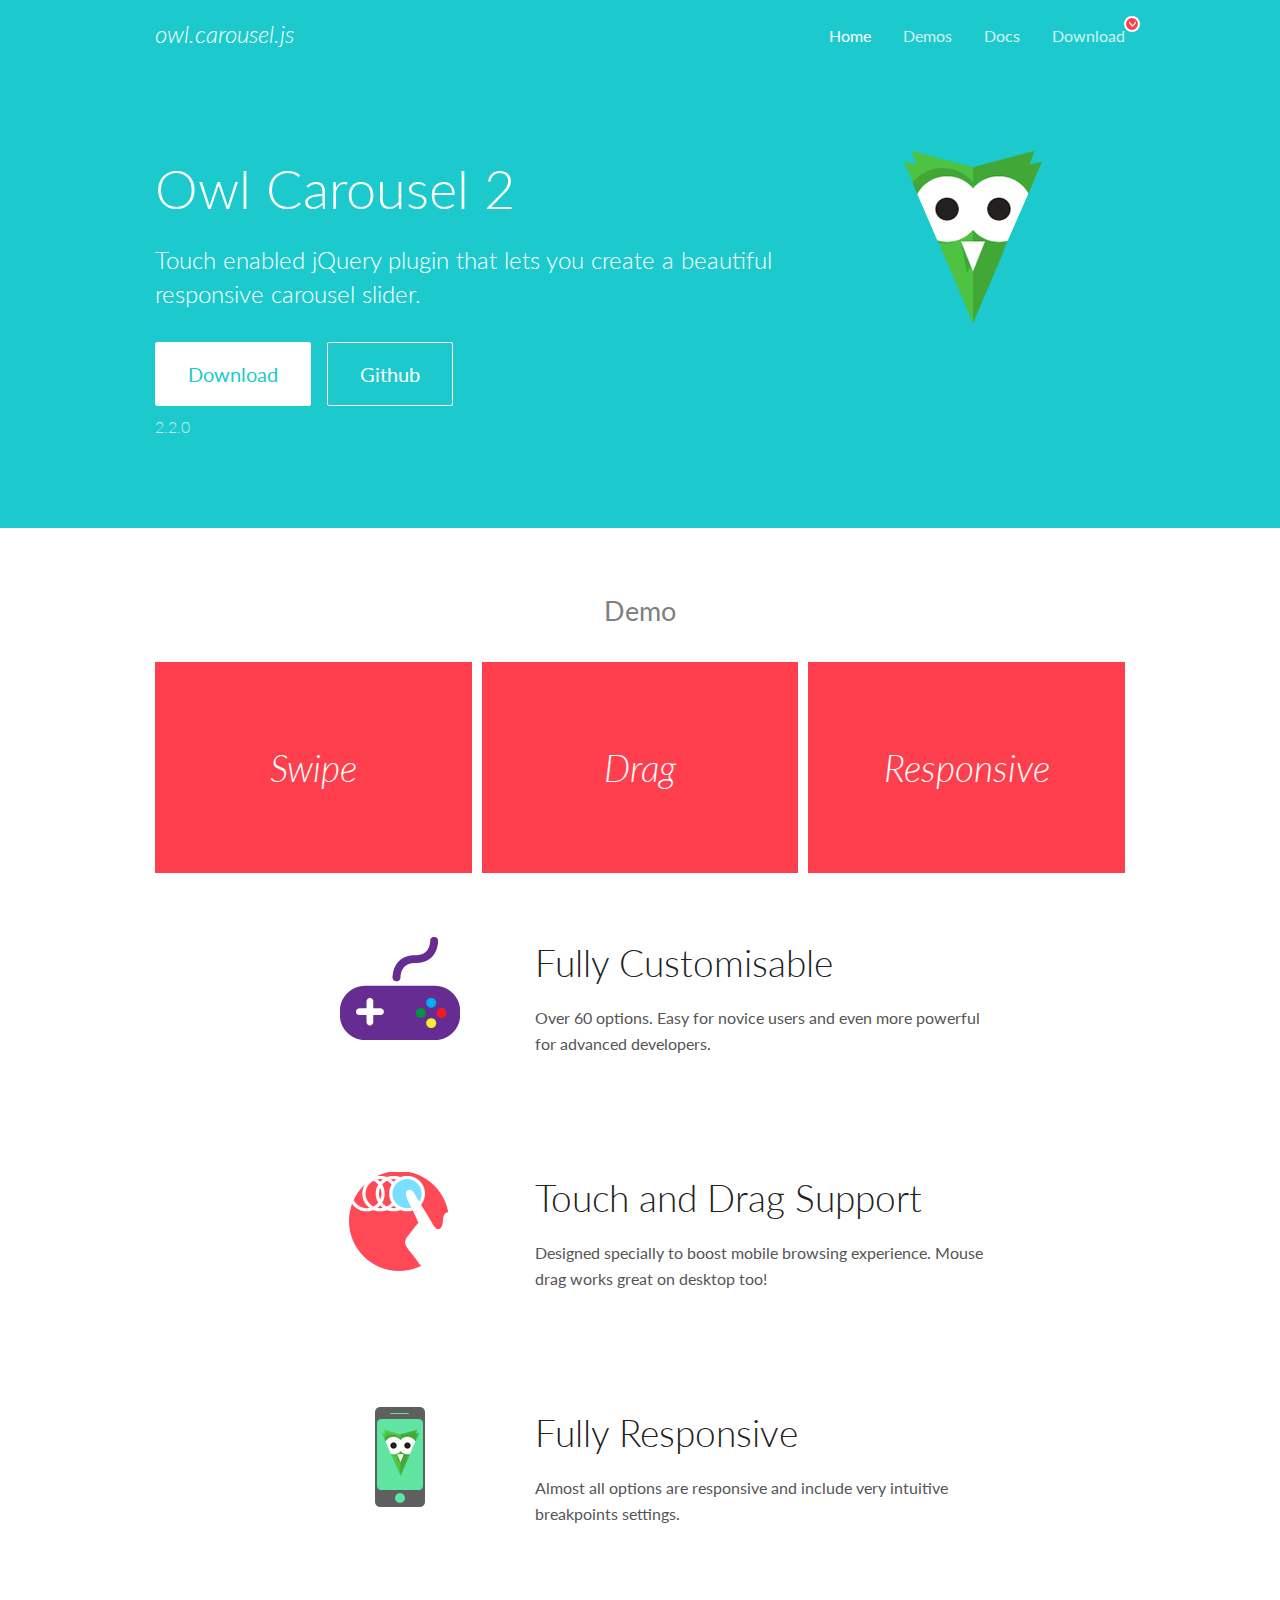
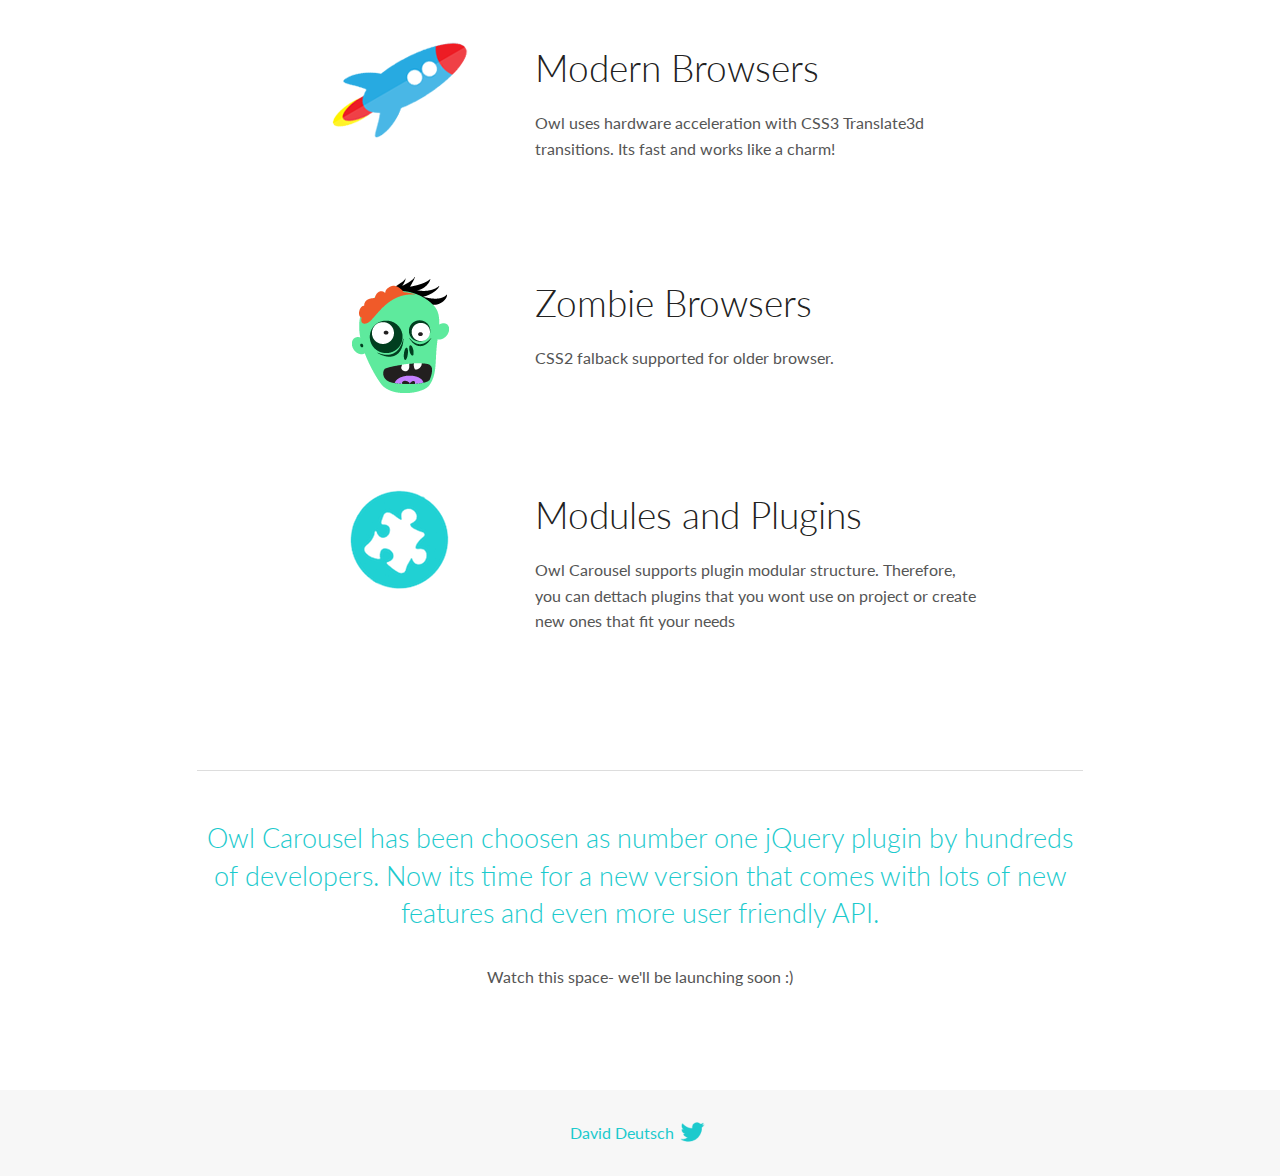
<file: src/assets/vendors/owl.carousel/docs/index.html>
<!DOCTYPE html>
<html lang="en">
  <head>

    <!-- head -->
    <meta charset="utf-8">
    <meta name="msapplication-tap-highlight" content="no" />
    <meta name="viewport" content="width=device-width, initial-scale=1.0" />
    <meta name="description" content="Touch enabled jQuery plugin that lets you create beautiful responsive carousel slider.">
    <meta name="author" content="David Deutsch">
    <title>
      Home | Owl Carousel | 2.2.0
    </title>

    <!-- Stylesheets -->
    <link href='https://fonts.googleapis.com/css?family=Lato:300,400,700,400italic,300italic' rel='stylesheet' type='text/css'>
    <link rel="stylesheet" href="assets/css/docs.theme.min.css">

    <!-- Owl Stylesheets -->
    <link rel="stylesheet" href="assets/owlcarousel/assets/owl.carousel.min.css">
    <link rel="stylesheet" href="assets/owlcarousel/assets/owl.theme.default.min.css">

    <!-- HTML5 shim and Respond.js IE8 support of HTML5 elements and media queries -->

    <!--[if lt IE 9]>
      <script src="https://oss.maxcdn.com/libs/html5shiv/3.7.0/html5shiv.js"></script>
      <script src="https://oss.maxcdn.com/libs/respond.js/1.3.0/respond.min.js"></script>
    <![endif]-->

    <!-- Favicons -->
    <link rel="apple-touch-icon-precomposed" sizes="144x144" href="assets/ico/apple-touch-icon-144-precomposed.png">
    <link rel="shortcut icon" href="assets/ico/favicon.png">
    <link rel="shortcut icon" href="favicon.ico">

    <!-- Yeah i know js should not be in header. Its required for demos.-->

    <!-- javascript -->
    <script src="assets/vendors/jquery.min.js"></script>
    <script src="assets/owlcarousel/owl.carousel.js"></script>
  </head>
  <body>

    <!-- header -->
    <header class="header">
      <div class="row">
        <div class="large-12 columns">
          <div class="brand left">
            <h3>
              <a href="/OwlCarousel2/">owl.carousel.js</a> 
            </h3>
          </div>
          <a id="toggle-nav" class="right">
            <span></span> <span></span> <span></span> 
          </a> 
          <div class="nav-bar">
            <ul class="clearfix">
              <li class="active">
                <a href="/OwlCarousel2/index.html">Home</a> 
              </li>
              <li> <a href="/OwlCarousel2/demos/demos.html">Demos</a>  </li>
              <li> <a href="/OwlCarousel2/docs/started-welcome.html">Docs</a>  </li>
              <li>
                <a href="/OwlCarousel2/download/owl.carousel.2.2.0.zip">Download</a> 
                <span class="download"></span> 
              </li>
            </ul>
          </div>
        </div>
      </div>
    </header>

    <!-- home panel -->
    <section id="hero">
      <div class="row">
        <div class="large-8 medium-8 columns">
          <h1>Owl Carousel 2</h1>
          <h4>Touch enabled jQuery plugin that lets you create a beautiful responsive carousel slider.</h4>
          <a href="/OwlCarousel2/download/owl.carousel.2.2.0.zip" class="hero-button">Download</a> 
          <a href="https://github.com/OwlCarousel2/OwlCarousel2" class="hero-button outline">Github</a> 
          <p>2.2.0</p>
        </div>
        <div class="large-4 medium-4 columns">
          <img class="owl-logo" src="assets/img/owl-logo.png" alt="mr. Owl">
        </div>
      </div>
    </section>

    <!-- body -->
    <div class="home-demo">
      <div class="row">
        <div class="large-12 columns">
          <h3>Demo</h3>
          <div class="owl-carousel">
            <div class="item">
              <h2>Swipe</h2>
            </div>
            <div class="item">
              <h2>Drag</h2>
            </div>
            <div class="item">
              <h2>Responsive</h2>
            </div>
            <div class="item">
              <h2>CSS3</h2>
            </div>
            <div class="item">
              <h2>Fast</h2>
            </div>
            <div class="item">
              <h2>Easy</h2>
            </div>
            <div class="item">
              <h2>Free</h2>
            </div>
            <div class="item">
              <h2>Upgradable</h2>
            </div>
            <div class="item">
              <h2>Tons of options</h2>
            </div>
            <div class="item">
              <h2>Infinity</h2>
            </div>
            <div class="item">
              <h2>Auto Width</h2>
            </div>
          </div>
        </div>
      </div>
    </div>
    <script>
      var owl = $('.owl-carousel');
      owl.owlCarousel({
        margin: 10,
        loop: true,
        responsive: {
          0: {
            items: 1
          },
          600: {
            items: 2
          },
          1000: {
            items: 3
          }
        }
      })
    </script>

    <!-- features -->
    <div id="features">
      <div class="row">
        <div class="small-12 medium-9 small-centered columns">
          <section class="row feature">
            <div class="medium-4 small-12 columns">
              <img src="assets/img/feature-options.png" alt="">
            </div>
            <div class="medium-8 small-12 columns">
              <h2>Fully Customisable</h2>
              <p>Over 60 options. Easy for novice users and even more powerful for advanced developers.</p>
            </div>
          </section>
          <section class="row feature">
            <div class="medium-4 small-12 columns">
              <img src="assets/img/feature-drag.png" alt="">
            </div>
            <div class="medium-8 small-12 columns">
              <h2>Touch and Drag Support</h2>
              <p>Designed specially to boost mobile browsing experience. Mouse drag works great on desktop too!</p>
            </div>
          </section>
          <section class="row feature">
            <div class="medium-4 small-12 columns">
              <img src="assets/img/feature-responsive.png" alt="">
            </div>
            <div class="medium-8 small-12 columns">
              <h2>Fully Responsive</h2>
              <p>Almost all options are responsive and include very intuitive breakpoints settings.</p>
            </div>
          </section>
          <section class="row feature">
            <div class="medium-4 small-12 columns">
              <img src="assets/img/feature-modern.png" alt="">
            </div>
            <div class="medium-8 small-12 columns">
              <h2>Modern Browsers</h2>
              <p>Owl uses hardware acceleration with CSS3 Translate3d transitions. Its fast and works like a charm! </p>
            </div>
          </section>
          <section class="row feature">
            <div class="medium-4 small-12 columns">
              <img src="assets/img/feature-zombie.png" alt="">
            </div>
            <div class="medium-8 small-12 columns">
              <h2>Zombie Browsers</h2>
              <p>CSS2 falback supported for older browser.</p>
            </div>
          </section>
          <section class="row feature">
            <div class="medium-4 small-12 columns">
              <img src="assets/img/feature-module.png" alt="">
            </div>
            <div class="medium-8 small-12 columns">
              <h2>Modules and Plugins</h2>
              <p>Owl Carousel supports plugin modular structure. Therefore, you can dettach plugins that you wont use on project or create new ones that fit your needs</p>
            </div>
          </section>
        </div>
      </div>
    </div>

    <!-- footer -->
    <section id="teaser-text">
      <div class="row">
        <div class="small-12 medium-11 small-centered columns">
          <hr>
          <h3 id="owl-carousel-has-been-choosen-as-number-one-jquery-plugin-by-hundreds-of-developers-now-its-time-for-a-new-version-that-comes-with-lots-of-new-features-and-even-more-user-friendly-api-">Owl Carousel has been choosen as number one jQuery plugin by hundreds of developers. Now its time for a new version that comes with lots of new features and even more user friendly API.</h3>
          <p>Watch this space- we&#39;ll be launching soon :)</p>
        </div>
      </div>
    </section>

    <!-- footer -->
    <footer class="footer">
      <div class="row">
        <div class="large-12 columns">
          <h5>
            <a href="/docs/support-contact.html">David Deutsch</a> 
            <a id="custom-tweet-button" href="https://twitter.com/share?url=http://www.owlcarousel.owlgraphic.com&text=Owl Carousel - This is so awesome! " target="_blank"></a> 
          </h5>
        </div>
      </div>
    </footer>

    <!-- vendors -->
    <script src="assets/vendors/highlight.js"></script>
    <script src="assets/js/app.js"></script>
  </body>
</html>
</file>
<file: src/assets/vendors/bootstrap-sweetalert/assets/docs.css>
.jumbotron {
  font-size: 16px;
  text-align: center;
  color: #fff;
  color: rgba(255,255,255,.75);
  background-color: #cb4b16;
  border-radius: 0;
}
.jumbotron h1 {
  margin-bottom: 15px;
  font-weight: 300;
  letter-spacing: -1px;
  color: #fff;
}
.jumbotron .small {
  font-size: .9em;
}
.jumbotron iframe {
  width: 90px!important;
  height: 20px!important;
  border: none;
  overflow: hidden;
  margin: 2px;
}
.jumbotron p a,
.jumbotron-links a {
  font-weight: 500;
  color: #fff;
  transition: all .1s ease-in-out;
}
.jumbotron p a:hover,
.jumbotron-links a:hover {
  text-shadow: 0 0 10px rgba(255,255,255,.55);
}

.jumbotron-links {
  margin-top: 15px;
  padding-left: 0;
  list-style: none;
  font-size: 14px;
}
.jumbotron-links li {
  display: inline;
}
.jumbotron-links li + li {
  margin-left: 20px;
}


.btn-outline {
  margin-top: 15px;
  margin-bottom: 15px;
  padding: 18px 24px;
  font-size: inherit;
  font-weight: 500;
  color: #fff;
  background-color: transparent;
  border-color: #fff;
  border-color: rgba(255,255,255,.5);
  transition: all .1s ease-in-out;
}

.btn-outline:hover,
.btn-outline:active {
  color: @color-bg;
  background-color: #fff;
  border-color: #fff;
}

.container {
  max-width: 680px;
}


h1,
h2 {
  font-weight: 300;
  color: #555;
  margin-top: 32px;
  margin-bottom: 32px;
  text-align: center;
}

h4 {
  font-weight: 300;
  color: #555;
  margin-top: 36px;
  margin-bottom: 24px;
}

pre {
  font-size: 0.8em;
  overflow: auto;
  word-wrap: normal;
  white-space: pre;
}

footer {
  text-align: center;
  opacity: .8;
  padding: 40px 0;
  margin-top: 40px;
  border-top: 1px solid #ccc;
}

.examples {
  text-align: center;
}

.examples .btn {
  margin-bottom: 4px;
}

.links {
  margin: 0;
  list-style: none;
  padding-left: 0;
}

.links li {
  display: inline;
  padding: 0 10px;
}
</file>
<file: src/assets/vendors/bootstrap-sweetalert/dist/sweetalert.css>
@keyframes showSweetAlert {
  0% {
    transform: scale(0.7);
  }
  45% {
    transform: scale(1.05);
  }
  80% {
    transform: scale(0.95);
  }
  100% {
    transform: scale(1);
  }
}
@keyframes hideSweetAlert {
  0% {
    transform: scale(1);
  }
  100% {
    transform: scale(0.5);
  }
}
@keyframes slideFromTop {
  0% {
    top: 0%;
  }
  100% {
    top: 50%;
  }
}
@keyframes slideToTop {
  0% {
    top: 50%;
  }
  100% {
    top: 0%;
  }
}
@keyframes slideFromBottom {
  0% {
    top: 70%;
  }
  100% {
    top: 50%;
  }
}
@keyframes slideToBottom {
  0% {
    top: 50%;
  }
  100% {
    top: 70%;
  }
}
.showSweetAlert {
  animation: showSweetAlert 0.3s;
}
.showSweetAlert[data-animation=none] {
  animation: none;
}
.showSweetAlert[data-animation=slide-from-top] {
  animation: slideFromTop 0.3s;
}
.showSweetAlert[data-animation=slide-from-bottom] {
  animation: slideFromBottom 0.3s;
}
.hideSweetAlert {
  animation: hideSweetAlert 0.3s;
}
.hideSweetAlert[data-animation=none] {
  animation: none;
}
.hideSweetAlert[data-animation=slide-from-top] {
  animation: slideToTop 0.3s;
}
.hideSweetAlert[data-animation=slide-from-bottom] {
  animation: slideToBottom 0.3s;
}
@keyframes animateSuccessTip {
  0% {
    width: 0;
    left: 1px;
    top: 19px;
  }
  54% {
    width: 0;
    left: 1px;
    top: 19px;
  }
  70% {
    width: 50px;
    left: -8px;
    top: 37px;
  }
  84% {
    width: 17px;
    left: 21px;
    top: 48px;
  }
  100% {
    width: 25px;
    left: 14px;
    top: 45px;
  }
}
@keyframes animateSuccessLong {
  0% {
    width: 0;
    right: 46px;
    top: 54px;
  }
  65% {
    width: 0;
    right: 46px;
    top: 54px;
  }
  84% {
    width: 55px;
    right: 0px;
    top: 35px;
  }
  100% {
    width: 47px;
    right: 8px;
    top: 38px;
  }
}
@keyframes rotatePlaceholder {
  0% {
    transform: rotate(-45deg);
  }
  5% {
    transform: rotate(-45deg);
  }
  12% {
    transform: rotate(-405deg);
  }
  100% {
    transform: rotate(-405deg);
  }
}
.animateSuccessTip {
  animation: animateSuccessTip 0.75s;
}
.animateSuccessLong {
  animation: animateSuccessLong 0.75s;
}
.sa-icon.sa-success.animate::after {
  animation: rotatePlaceholder 4.25s ease-in;
}
@keyframes animateErrorIcon {
  0% {
    transform: rotateX(100deg);
    opacity: 0;
  }
  100% {
    transform: rotateX(0deg);
    opacity: 1;
  }
}
.animateErrorIcon {
  animation: animateErrorIcon 0.5s;
}
@keyframes animateXMark {
  0% {
    transform: scale(0.4);
    margin-top: 26px;
    opacity: 0;
  }
  50% {
    transform: scale(0.4);
    margin-top: 26px;
    opacity: 0;
  }
  80% {
    transform: scale(1.15);
    margin-top: -6px;
  }
  100% {
    transform: scale(1);
    margin-top: 0;
    opacity: 1;
  }
}
.animateXMark {
  animation: animateXMark 0.5s;
}
@keyframes pulseWarning {
  0% {
    border-color: #F8D486;
  }
  100% {
    border-color: #F8BB86;
  }
}
.pulseWarning {
  animation: pulseWarning 0.75s infinite alternate;
}
@keyframes pulseWarningIns {
  0% {
    background-color: #F8D486;
  }
  100% {
    background-color: #F8BB86;
  }
}
.pulseWarningIns {
  animation: pulseWarningIns 0.75s infinite alternate;
}
@keyframes rotate-loading {
  0% {
    transform: rotate(0deg);
  }
  100% {
    transform: rotate(360deg);
  }
}
body.stop-scrolling {
  height: 100%;
  overflow: hidden;
}
.sweet-overlay {
  background-color: rgba(0, 0, 0, 0.4);
  position: fixed;
  left: 0;
  right: 0;
  top: 0;
  bottom: 0;
  display: none;
  z-index: 1040;
}
.sweet-alert {
  background-color: #ffffff;
  width: 478px;
  padding: 17px;
  border-radius: 5px;
  text-align: center;
  position: fixed;
  left: 50%;
  top: 50%;
  margin-left: -256px;
  margin-top: -200px;
  overflow: hidden;
  display: none;
  z-index: 2000;
}
@media all and (max-width: 767px) {
  .sweet-alert {
    width: auto;
    margin-left: 0;
    margin-right: 0;
    left: 15px;
    right: 15px;
  }
}
.sweet-alert .form-group {
  display: none;
}
.sweet-alert .form-group .sa-input-error {
  display: none;
}
.sweet-alert.show-input .form-group {
  display: block;
}
.sweet-alert .sa-confirm-button-container {
  display: inline-block;
  position: relative;
}
.sweet-alert .la-ball-fall {
  position: absolute;
  left: 50%;
  top: 50%;
  margin-left: -27px;
  margin-top: -9px;
  opacity: 0;
  visibility: hidden;
}
.sweet-alert button[disabled] {
  opacity: .6;
  cursor: default;
}
.sweet-alert button.confirm[disabled] {
  color: transparent;
}
.sweet-alert button.confirm[disabled] ~ .la-ball-fall {
  opacity: 1;
  visibility: visible;
  transition-delay: 0s;
}
.sweet-alert .sa-icon {
  width: 80px;
  height: 80px;
  border: 4px solid gray;
  border-radius: 50%;
  margin: 20px auto;
  position: relative;
  box-sizing: content-box;
}
.sweet-alert .sa-icon.sa-error {
  border-color: #d43f3a;
}
.sweet-alert .sa-icon.sa-error .sa-x-mark {
  position: relative;
  display: block;
}
.sweet-alert .sa-icon.sa-error .sa-line {
  position: absolute;
  height: 5px;
  width: 47px;
  background-color: #d9534f;
  display: block;
  top: 37px;
  border-radius: 2px;
}
.sweet-alert .sa-icon.sa-error .sa-line.sa-left {
  transform: rotate(45deg);
  left: 17px;
}
.sweet-alert .sa-icon.sa-error .sa-line.sa-right {
  transform: rotate(-45deg);
  right: 16px;
}
.sweet-alert .sa-icon.sa-warning {
  border-color: #eea236;
}
.sweet-alert .sa-icon.sa-warning .sa-body {
  position: absolute;
  width: 5px;
  height: 47px;
  left: 50%;
  top: 10px;
  border-radius: 2px;
  margin-left: -2px;
  background-color: #f0ad4e;
}
.sweet-alert .sa-icon.sa-warning .sa-dot {
  position: absolute;
  width: 7px;
  height: 7px;
  border-radius: 50%;
  margin-left: -3px;
  left: 50%;
  bottom: 10px;
  background-color: #f0ad4e;
}
.sweet-alert .sa-icon.sa-info {
  border-color: #46b8da;
}
.sweet-alert .sa-icon.sa-info::before {
  content: "";
  position: absolute;
  width: 5px;
  height: 29px;
  left: 50%;
  bottom: 17px;
  border-radius: 2px;
  margin-left: -2px;
  background-color: #5bc0de;
}
.sweet-alert .sa-icon.sa-info::after {
  content: "";
  position: absolute;
  width: 7px;
  height: 7px;
  border-radius: 50%;
  margin-left: -3px;
  top: 19px;
  background-color: #5bc0de;
}
.sweet-alert .sa-icon.sa-success {
  border-color: #4cae4c;
}
.sweet-alert .sa-icon.sa-success::before,
.sweet-alert .sa-icon.sa-success::after {
  content: '';
  border-radius: 50%;
  position: absolute;
  width: 60px;
  height: 120px;
  background: #ffffff;
  transform: rotate(45deg);
}
.sweet-alert .sa-icon.sa-success::before {
  border-radius: 120px 0 0 120px;
  top: -7px;
  left: -33px;
  transform: rotate(-45deg);
  transform-origin: 60px 60px;
}
.sweet-alert .sa-icon.sa-success::after {
  border-radius: 0 120px 120px 0;
  top: -11px;
  left: 30px;
  transform: rotate(-45deg);
  transform-origin: 0px 60px;
}
.sweet-alert .sa-icon.sa-success .sa-placeholder {
  width: 80px;
  height: 80px;
  border: 4px solid rgba(92, 184, 92, 0.2);
  border-radius: 50%;
  box-sizing: content-box;
  position: absolute;
  left: -4px;
  top: -4px;
  z-index: 2;
}
.sweet-alert .sa-icon.sa-success .sa-fix {
  width: 5px;
  height: 90px;
  background-color: #ffffff;
  position: absolute;
  left: 28px;
  top: 8px;
  z-index: 1;
  transform: rotate(-45deg);
}
.sweet-alert .sa-icon.sa-success .sa-line {
  height: 5px;
  background-color: #5cb85c;
  display: block;
  border-radius: 2px;
  position: absolute;
  z-index: 2;
}
.sweet-alert .sa-icon.sa-success .sa-line.sa-tip {
  width: 25px;
  left: 14px;
  top: 46px;
  transform: rotate(45deg);
}
.sweet-alert .sa-icon.sa-success .sa-line.sa-long {
  width: 47px;
  right: 8px;
  top: 38px;
  transform: rotate(-45deg);
}
.sweet-alert .sa-icon.sa-custom {
  background-size: contain;
  border-radius: 0;
  border: none;
  background-position: center center;
  background-repeat: no-repeat;
}
.sweet-alert .btn-default:focus {
  border-color: #cccccc;
  outline: 0;
  -webkit-box-shadow: inset 0 1px 1px rgba(0,0,0,.075), 0 0 8px rgba(204, 204, 204, 0.6);
  box-shadow: inset 0 1px 1px rgba(0,0,0,.075), 0 0 8px rgba(204, 204, 204, 0.6);
}
.sweet-alert .btn-success:focus {
  border-color: #4cae4c;
  outline: 0;
  -webkit-box-shadow: inset 0 1px 1px rgba(0,0,0,.075), 0 0 8px rgba(76, 174, 76, 0.6);
  box-shadow: inset 0 1px 1px rgba(0,0,0,.075), 0 0 8px rgba(76, 174, 76, 0.6);
}
.sweet-alert .btn-info:focus {
  border-color: #46b8da;
  outline: 0;
  -webkit-box-shadow: inset 0 1px 1px rgba(0,0,0,.075), 0 0 8px rgba(70, 184, 218, 0.6);
  box-shadow: inset 0 1px 1px rgba(0,0,0,.075), 0 0 8px rgba(70, 184, 218, 0.6);
}
.sweet-alert .btn-danger:focus {
  border-color: #d43f3a;
  outline: 0;
  -webkit-box-shadow: inset 0 1px 1px rgba(0,0,0,.075), 0 0 8px rgba(212, 63, 58, 0.6);
  box-shadow: inset 0 1px 1px rgba(0,0,0,.075), 0 0 8px rgba(212, 63, 58, 0.6);
}
.sweet-alert .btn-warning:focus {
  border-color: #eea236;
  outline: 0;
  -webkit-box-shadow: inset 0 1px 1px rgba(0,0,0,.075), 0 0 8px rgba(238, 162, 54, 0.6);
  box-shadow: inset 0 1px 1px rgba(0,0,0,.075), 0 0 8px rgba(238, 162, 54, 0.6);
}
.sweet-alert button::-moz-focus-inner {
  border: 0;
}
/*!
 * Load Awesome v1.1.0 (http://github.danielcardoso.net/load-awesome/)
 * Copyright 2015 Daniel Cardoso <@DanielCardoso>
 * Licensed under MIT
 */
.la-ball-fall,
.la-ball-fall > div {
  position: relative;
  -webkit-box-sizing: border-box;
  -moz-box-sizing: border-box;
  box-sizing: border-box;
}
.la-ball-fall {
  display: block;
  font-size: 0;
  color: #fff;
}
.la-ball-fall.la-dark {
  color: #333;
}
.la-ball-fall > div {
  display: inline-block;
  float: none;
  background-color: currentColor;
  border: 0 solid currentColor;
}
.la-ball-fall {
  width: 54px;
  height: 18px;
}
.la-ball-fall > div {
  width: 10px;
  height: 10px;
  margin: 4px;
  border-radius: 100%;
  opacity: 0;
  -webkit-animation: ball-fall 1s ease-in-out infinite;
  -moz-animation: ball-fall 1s ease-in-out infinite;
  -o-animation: ball-fall 1s ease-in-out infinite;
  animation: ball-fall 1s ease-in-out infinite;
}
.la-ball-fall > div:nth-child(1) {
  -webkit-animation-delay: -200ms;
  -moz-animation-delay: -200ms;
  -o-animation-delay: -200ms;
  animation-delay: -200ms;
}
.la-ball-fall > div:nth-child(2) {
  -webkit-animation-delay: -100ms;
  -moz-animation-delay: -100ms;
  -o-animation-delay: -100ms;
  animation-delay: -100ms;
}
.la-ball-fall > div:nth-child(3) {
  -webkit-animation-delay: 0ms;
  -moz-animation-delay: 0ms;
  -o-animation-delay: 0ms;
  animation-delay: 0ms;
}
.la-ball-fall.la-sm {
  width: 26px;
  height: 8px;
}
.la-ball-fall.la-sm > div {
  width: 4px;
  height: 4px;
  margin: 2px;
}
.la-ball-fall.la-2x {
  width: 108px;
  height: 36px;
}
.la-ball-fall.la-2x > div {
  width: 20px;
  height: 20px;
  margin: 8px;
}
.la-ball-fall.la-3x {
  width: 162px;
  height: 54px;
}
.la-ball-fall.la-3x > div {
  width: 30px;
  height: 30px;
  margin: 12px;
}
/*
 * Animation
 */
@-webkit-keyframes ball-fall {
  0% {
    opacity: 0;
    -webkit-transform: translateY(-145%);
    transform: translateY(-145%);
  }
  10% {
    opacity: .5;
  }
  20% {
    opacity: 1;
    -webkit-transform: translateY(0);
    transform: translateY(0);
  }
  80% {
    opacity: 1;
    -webkit-transform: translateY(0);
    transform: translateY(0);
  }
  90% {
    opacity: .5;
  }
  100% {
    opacity: 0;
    -webkit-transform: translateY(145%);
    transform: translateY(145%);
  }
}
@-moz-keyframes ball-fall {
  0% {
    opacity: 0;
    -moz-transform: translateY(-145%);
    transform: translateY(-145%);
  }
  10% {
    opacity: .5;
  }
  20% {
    opacity: 1;
    -moz-transform: translateY(0);
    transform: translateY(0);
  }
  80% {
    opacity: 1;
    -moz-transform: translateY(0);
    transform: translateY(0);
  }
  90% {
    opacity: .5;
  }
  100% {
    opacity: 0;
    -moz-transform: translateY(145%);
    transform: translateY(145%);
  }
}
@-o-keyframes ball-fall {
  0% {
    opacity: 0;
    -o-transform: translateY(-145%);
    transform: translateY(-145%);
  }
  10% {
    opacity: .5;
  }
  20% {
    opacity: 1;
    -o-transform: translateY(0);
    transform: translateY(0);
  }
  80% {
    opacity: 1;
    -o-transform: translateY(0);
    transform: translateY(0);
  }
  90% {
    opacity: .5;
  }
  100% {
    opacity: 0;
    -o-transform: translateY(145%);
    transform: translateY(145%);
  }
}
@keyframes ball-fall {
  0% {
    opacity: 0;
    -webkit-transform: translateY(-145%);
    -moz-transform: translateY(-145%);
    -o-transform: translateY(-145%);
    transform: translateY(-145%);
  }
  10% {
    opacity: .5;
  }
  20% {
    opacity: 1;
    -webkit-transform: translateY(0);
    -moz-transform: translateY(0);
    -o-transform: translateY(0);
    transform: translateY(0);
  }
  80% {
    opacity: 1;
    -webkit-transform: translateY(0);
    -moz-transform: translateY(0);
    -o-transform: translateY(0);
    transform: translateY(0);
  }
  90% {
    opacity: .5;
  }
  100% {
    opacity: 0;
    -webkit-transform: translateY(145%);
    -moz-transform: translateY(145%);
    -o-transform: translateY(145%);
    transform: translateY(145%);
  }
}
</file>
<file: src/assets/vendors/nprogress/support/style.css>
i, b {
  font-style: normal;
  font-weight: 400;
}

body, html {
  padding: 0;
  margin: 0;
}

body {
  background: white;
}

body, td, input, textarea {
  font-family: source sans pro, sans-serif;
  font-size: 14px;
  line-height: 1.5;
  color: #222;
}

button {
  cursor: pointer;
}

* {
  text-rendering: optimizeLegibility;
  -webkit-font-smoothing: antialiased;
}

.nprogress-logo {
  display: inline-block;

  width: 100px;
  height: 20px;
  border: solid 4px #2d9;
  border-radius: 10px;

  position: relative;
}
.nprogress-logo:after {
  content: '';
  display: block;

  position: absolute;
  top: 4px;
  left: 4px;
  bottom: 4px;
  width: 40%;

  background: #2d9;
  border-radius: 3px;
}

.fade {
  transition: all 300ms linear 700ms;
  -webkit-transform: translate3d(0,0,0);
  -moz-transform: translate3d(0,0,0);
  -ms-transform: translate3d(0,0,0);
  -o-transform: translate3d(0,0,0);
  transform: translate3d(0,0,0);
  opacity: 1;
}

.fade.out {
  opacity: 0;
}

button {
  margin: 0;
  padding: 0;
  border: 0;
  outline: 0;
}

.button {
  display: inline-block;
  text-decoration: none;

  background: #eee;
  color: #777;
  border-radius: 2px;

  padding: 8px 10px;
  font-weight: 700;
  text-align: left;
}

.button.play:before {
  content: '\25b6';
}

.button:hover {
  background: #2d9;
  color: #fff;
}

.button.primary {
  background: #2d9;
  color: #fff;
}
.button.primary:hover {
  background: #1c8;
}

.button:active {
  background: #2d9;
  box-shadow: inset 0 0 4px rgba(0, 0, 0, 0.6);
}

.controls {
  text-align: left;
  margin: 0 auto;
  max-width: 300px;
  color: #666;
}

.controls .button {
  width: 40px;
  margin-right: 10px;
  text-align: center;
}

.controls i {
  color: #999;
}

.controls b {
  color: #29d;
  font-weight: 700;
}

.controls {
  font-size: 0.9em;
}

.page-header {
  text-align: center;
  max-width: 400px;
  padding: 3em 20px;
  margin: 0 auto;
}

.page-header h1 {
  font-size: 2.0em;
  text-align: center;
  font-weight: 200;
  line-height: 1.3;
  color: #333;
  margin: 0;
}

p.brief {
  line-height: 1.4;
  font-style: italic;
  color: #888;
}

p.brief.big {
  font-size: 1.1em;
}

@media (min-width: 480px) {
  .page-header h1 {
    margin-top: 1em;
    margin-bottom: 0.4em;
  }
}

.page-header h1 i {
  color: #aaa;
  font-style: normal;
  font-weight: 200;
}

@media (min-width: 480px) {
  .page-header h1 {
    font-size: 3em; }
  .page-header {
    padding: 4.5em 20px 3.5em 20px;
  }
}

/* --- */

.actions {
  text-align: center;
  margin: 2em 0;
}

@media (min-width: 480px) {
  .actions {
    margin: 4.5em 0 3.5em 0;
  }
}

.big.button {
  padding-left: 30px;
  padding-right: 30px;
  font-size: 1.1em;
}


/* ---- */

div.hr-rule {
  height: 1px;
  width: 100px;
  margin: 40px auto;
  background: #ddd;
}
.share-buttons {
  margin: 0 auto;
  text-align: center;
}
</file>
<file: src/assets/vendors/nprogress/nprogress.css>
/* Make clicks pass-through */
#nprogress {
  pointer-events: none;
}

#nprogress .bar {
  background: #29d;

  position: fixed;
  z-index: 1031;
  top: 0;
  left: 0;

  width: 100%;
  height: 2px;
}

/* Fancy blur effect */
#nprogress .peg {
  display: block;
  position: absolute;
  right: 0px;
  width: 100px;
  height: 100%;
  box-shadow: 0 0 10px #29d, 0 0 5px #29d;
  opacity: 1.0;

  -webkit-transform: rotate(3deg) translate(0px, -4px);
      -ms-transform: rotate(3deg) translate(0px, -4px);
          transform: rotate(3deg) translate(0px, -4px);
}

/* Remove these to get rid of the spinner */
#nprogress .spinner {
  display: block;
  position: fixed;
  z-index: 1031;
  top: 15px;
  right: 15px;
}

#nprogress .spinner-icon {
  width: 18px;
  height: 18px;
  box-sizing: border-box;

  border: solid 2px transparent;
  border-top-color: #29d;
  border-left-color: #29d;
  border-radius: 50%;

  -webkit-animation: nprogress-spinner 400ms linear infinite;
          animation: nprogress-spinner 400ms linear infinite;
}

.nprogress-custom-parent {
  overflow: hidden;
  position: relative;
}

.nprogress-custom-parent #nprogress .spinner,
.nprogress-custom-parent #nprogress .bar {
  position: absolute;
}

@-webkit-keyframes nprogress-spinner {
  0%   { -webkit-transform: rotate(0deg); }
  100% { -webkit-transform: rotate(360deg); }
}
@keyframes nprogress-spinner {
  0%   { transform: rotate(0deg); }
  100% { transform: rotate(360deg); }
}
</file>
